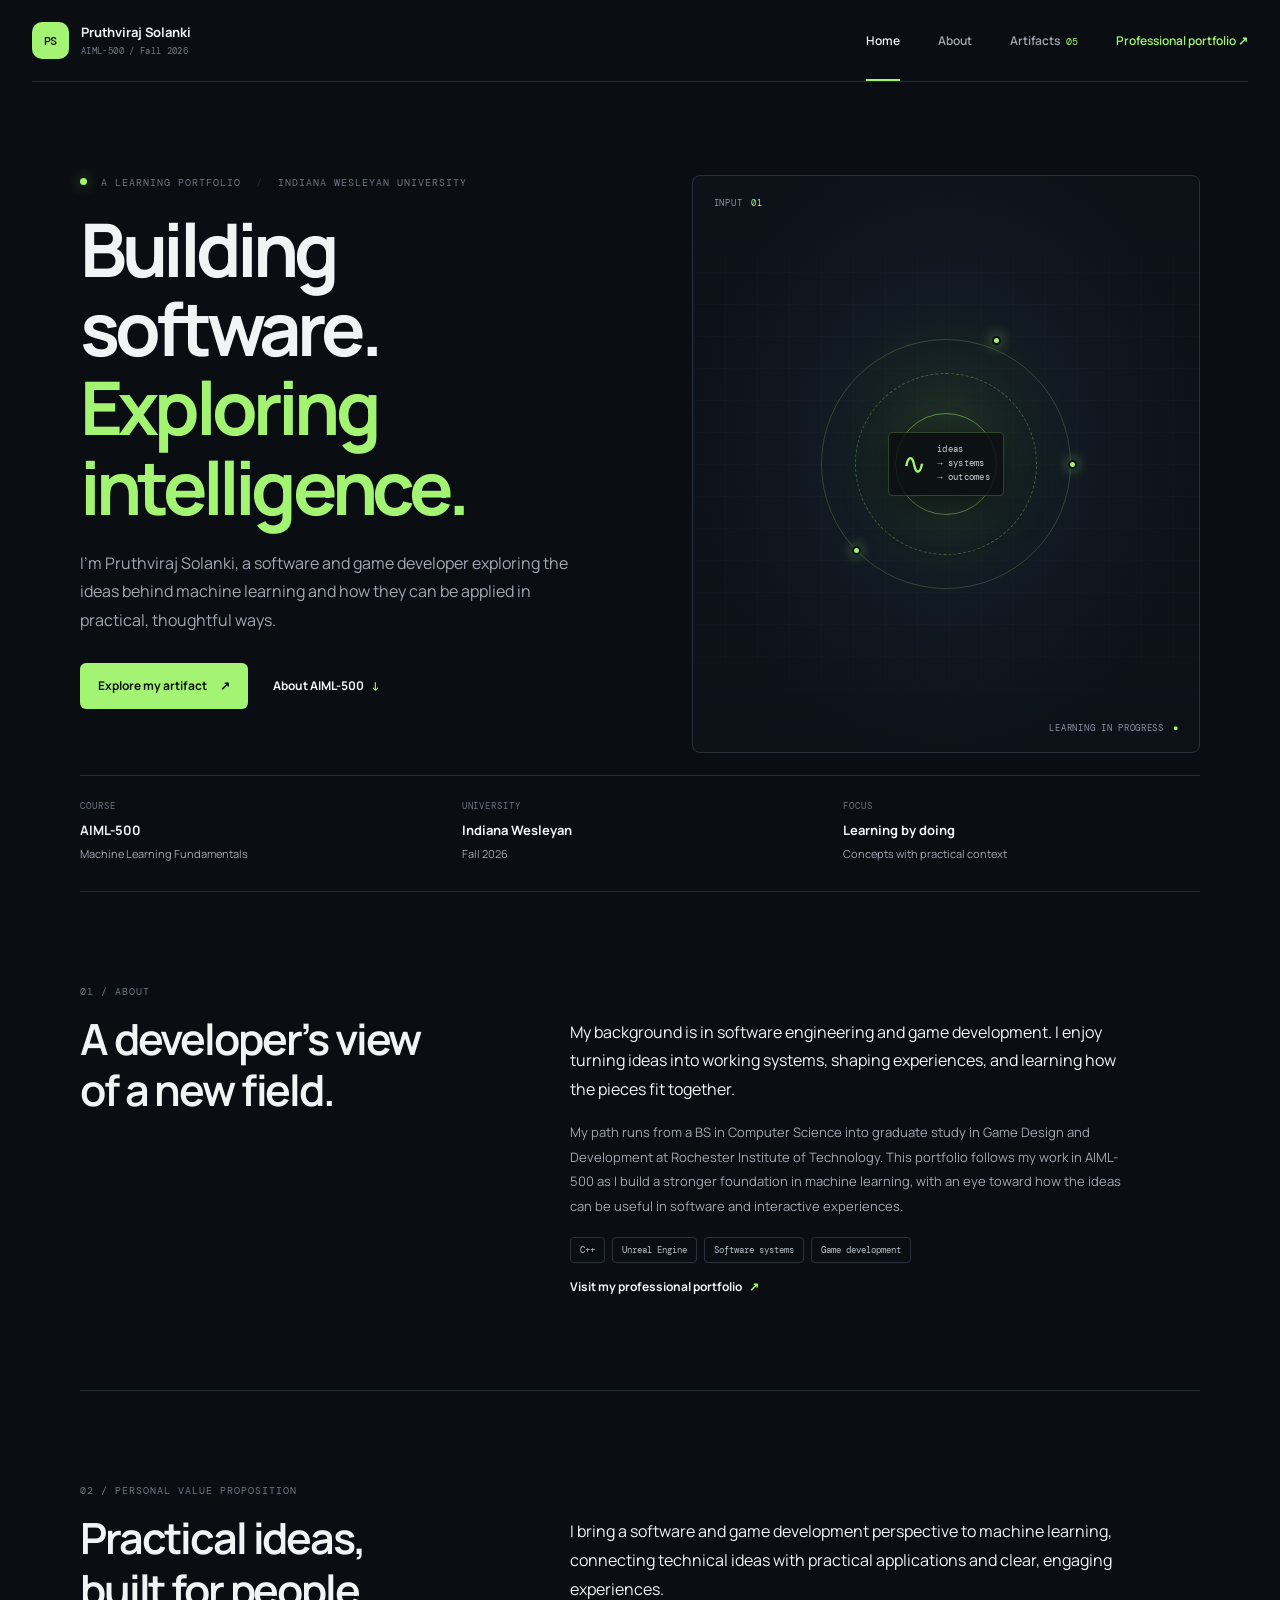
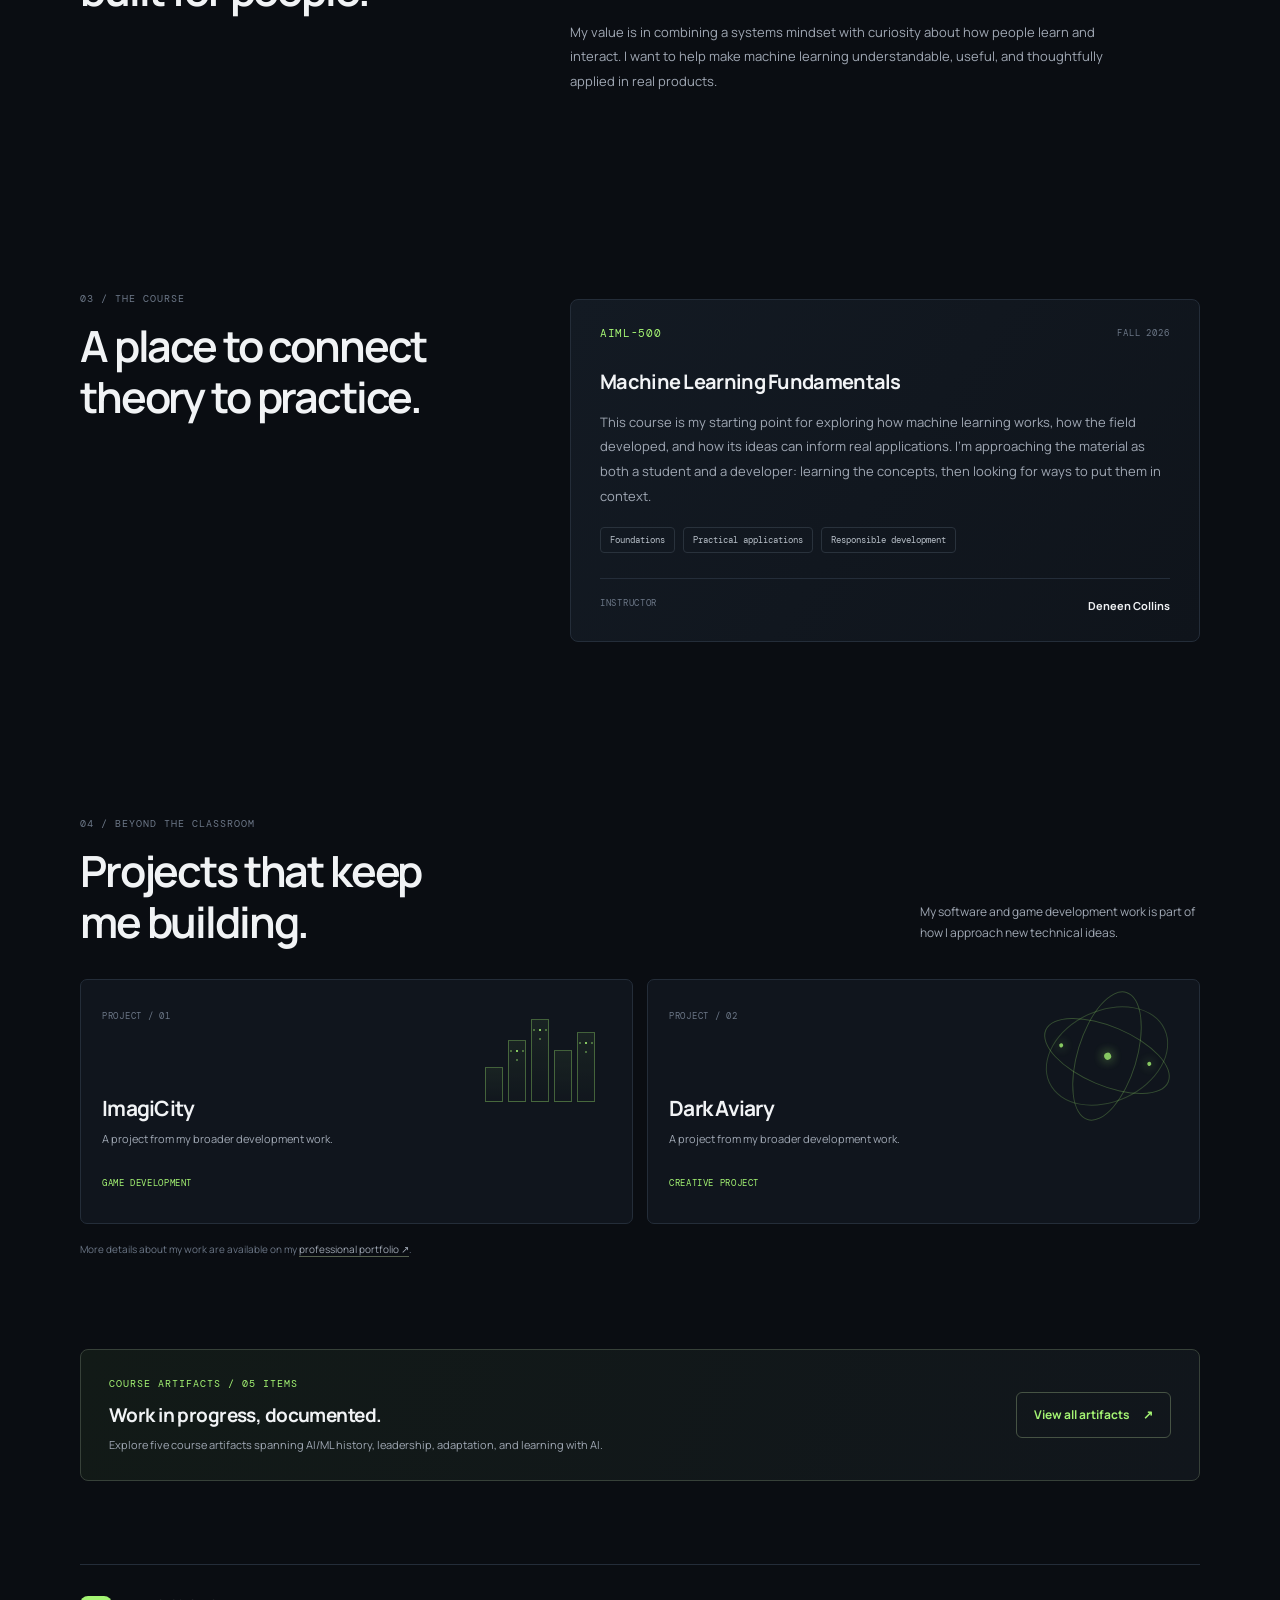
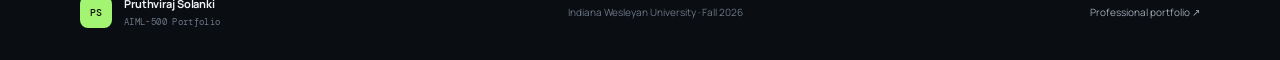
<file: index.html>
<!doctype html>
<html lang="en">
  <head>
    <meta charset="utf-8">
    <meta name="viewport" content="width=device-width, initial-scale=1">
    <meta name="theme-color" content="#0a0d12">
    <meta name="description" content="Pruthviraj Solanki's AIML-500 academic portfolio at Indiana Wesleyan University.">
    <title>Pruthviraj Solanki | AIML-500 Portfolio</title>
    <link rel="preconnect" href="https://fonts.googleapis.com">
    <link rel="preconnect" href="https://fonts.gstatic.com" crossorigin>
    <link href="https://fonts.googleapis.com/css2?family=DM+Mono:wght@400;500&family=Manrope:wght@400;500;600;700;800&display=swap" rel="stylesheet">
    <link rel="stylesheet" href="styles.css">
  </head>
  <body>
    <a class="skip-link" href="#main">Skip to content</a>
    <header class="site-header">
      <a class="brand" href="index.html" aria-label="Pruthviraj Solanki, home">
        <span class="brand-mark" aria-hidden="true">PS</span>
        <span>Pruthviraj Solanki<span class="brand-subtitle">AIML-500 / Fall 2026</span></span>
      </a>
      <nav class="site-nav" aria-label="Main navigation">
        <a class="active" aria-current="page" href="index.html">Home</a>
        <a href="index.html#about">About</a>
        <a href="artifacts.html">Artifacts <span class="nav-count">05</span></a>
        <a class="nav-contact" href="https://www.pruthvirajs.com/" target="_blank" rel="noopener noreferrer">Professional portfolio <span aria-hidden="true">↗</span></a>
      </nav>
    </header>

    <main id="main">
      <section class="hero page-shell" aria-labelledby="hero-title">
        <div class="hero-copy">
          <p class="eyebrow"><span class="status-dot"></span> A learning portfolio <span class="eyebrow-divider">/</span> Indiana Wesleyan University</p>
          <h1 id="hero-title">Building software.<br><span class="accent-text">Exploring intelligence.</span></h1>
          <p class="hero-lede">I’m Pruthviraj Solanki, a software and game developer exploring the ideas behind machine learning and how they can be applied in practical, thoughtful ways.</p>
          <div class="hero-actions">
            <a class="button button-primary" href="artifacts.html">Explore my artifact <span aria-hidden="true">↗</span></a>
            <a class="text-link" href="#course">About AIML-500 <span aria-hidden="true">↓</span></a>
          </div>
        </div>
        <div class="hero-visual" aria-hidden="true">
          <div class="visual-grid"></div>
          <div class="orbit orbit-one"></div>
          <div class="orbit orbit-two"></div>
          <div class="orbit orbit-three"></div>
          <span class="node node-one"></span><span class="node node-two"></span><span class="node node-three"></span>
          <div class="visual-label label-top">INPUT <span>01</span></div>
          <div class="visual-label label-bottom">LEARNING IN PROGRESS <span>●</span></div>
          <div class="signal-card"><span class="signal-mark">∿</span><span>ideas<br>→ systems<br>→ outcomes</span></div>
        </div>
        <div class="hero-meta" aria-label="Course details">
          <div><span class="meta-label">COURSE</span><strong>AIML-500</strong><span>Machine Learning Fundamentals</span></div>
          <div><span class="meta-label">UNIVERSITY</span><strong>Indiana Wesleyan</strong><span>Fall 2026</span></div>
          <div><span class="meta-label">FOCUS</span><strong>Learning by doing</strong><span>Concepts with practical context</span></div>
        </div>
      </section>

      <section class="section section-bordered page-shell" id="about" aria-labelledby="about-title">
        <div class="section-heading">
          <p class="eyebrow">01 / ABOUT</p>
          <h2 id="about-title">A developer’s view<br>of a new field.</h2>
        </div>
        <div class="section-body">
          <p class="body-lede">My background is in software engineering and game development. I enjoy turning ideas into working systems, shaping experiences, and learning how the pieces fit together.</p>
          <p>My path runs from a BS in Computer Science into graduate study in Game Design and Development at Rochester Institute of Technology. This portfolio follows my work in AIML-500 as I build a stronger foundation in machine learning, with an eye toward how the ideas can be useful in software and interactive experiences.</p>
          <div class="skill-strip" aria-label="Areas of experience"><span>C++</span><span>Unreal Engine</span><span>Software systems</span><span>Game development</span></div>
          <a class="inline-link" href="https://www.pruthvirajs.com/" target="_blank" rel="noopener noreferrer">Visit my professional portfolio <span aria-hidden="true">↗</span></a>
        </div>
      </section>

      <section class="section value-section page-shell" id="value-proposition" aria-labelledby="value-title">
        <div class="section-heading">
          <p class="eyebrow">02 / PERSONAL VALUE PROPOSITION</p>
          <h2 id="value-title">Practical ideas,<br>built for people.</h2>
        </div>
        <div class="section-body">
          <p class="body-lede">I bring a software and game development perspective to machine learning, connecting technical ideas with practical applications and clear, engaging experiences.</p>
          <p>My value is in combining a systems mindset with curiosity about how people learn and interact. I want to help make machine learning understandable, useful, and thoughtfully applied in real products.</p>
        </div>
      </section>

      <section class="section course-section page-shell" id="course" aria-labelledby="course-title">
        <div class="section-heading">
          <p class="eyebrow">03 / THE COURSE</p>
          <h2 id="course-title">A place to connect<br>theory to practice.</h2>
        </div>
        <div class="course-panel">
          <div class="course-panel-top"><span class="course-code">AIML-500</span><span class="course-term">FALL 2026</span></div>
          <h3>Machine Learning Fundamentals</h3>
          <p>This course is my starting point for exploring how machine learning works, how the field developed, and how its ideas can inform real applications. I’m approaching the material as both a student and a developer: learning the concepts, then looking for ways to put them in context.</p>
          <div class="course-tags"><span>Foundations</span><span>Practical applications</span><span>Responsible development</span></div>
          <div class="course-instructor"><span>INSTRUCTOR</span><strong>Deneen Collins</strong></div>
        </div>
      </section>

      <section class="section projects-section page-shell" aria-labelledby="projects-title">
        <div class="section-heading section-heading-row">
          <div><p class="eyebrow">04 / BEYOND THE CLASSROOM</p><h2 id="projects-title">Projects that keep<br>me building.</h2></div>
          <p class="section-aside">My software and game development work is part of how I approach new technical ideas.</p>
        </div>
        <div class="project-grid">
          <article class="project-card">
            <span class="project-index">PROJECT / 01</span>
            <div class="project-glyph glyph-city" aria-hidden="true"><i></i><i></i><i></i><i></i><i></i></div>
            <h3>ImagiCity</h3>
            <p>A project from my broader development work.</p>
            <span class="project-category">GAME DEVELOPMENT</span>
          </article>
          <article class="project-card">
            <span class="project-index">PROJECT / 02</span>
            <div class="project-glyph glyph-aviary" aria-hidden="true"><i></i><i></i><i></i></div>
            <h3>Dark Aviary</h3>
            <p>A project from my broader development work.</p>
            <span class="project-category">CREATIVE PROJECT</span>
          </article>
        </div>
        <p class="project-note">More details about my work are available on my <a href="https://www.pruthvirajs.com/" target="_blank" rel="noopener noreferrer">professional portfolio <span aria-hidden="true">↗</span></a>.</p>
      </section>

      <section class="next-artifact page-shell" aria-labelledby="artifact-preview-title">
        <div><p class="eyebrow">COURSE ARTIFACTS / 05 ITEMS</p><h2 id="artifact-preview-title">Work in progress, documented.</h2><p>Explore five course artifacts spanning AI/ML history, leadership, adaptation, and learning with AI.</p></div>
        <a class="button button-outline" href="artifacts.html">View all artifacts <span aria-hidden="true">↗</span></a>
      </section>
    </main>

    <footer class="site-footer page-shell">
      <a class="brand footer-brand" href="index.html"><span class="brand-mark" aria-hidden="true">PS</span><span>Pruthviraj Solanki<span class="brand-subtitle">AIML-500 Portfolio</span></span></a>
      <span class="footer-course">Indiana Wesleyan University <span aria-hidden="true">·</span> Fall 2026</span>
      <a class="footer-link" href="https://www.pruthvirajs.com/" target="_blank" rel="noopener noreferrer">Professional portfolio ↗</a>
    </footer>
  </body>
</html>
</file>
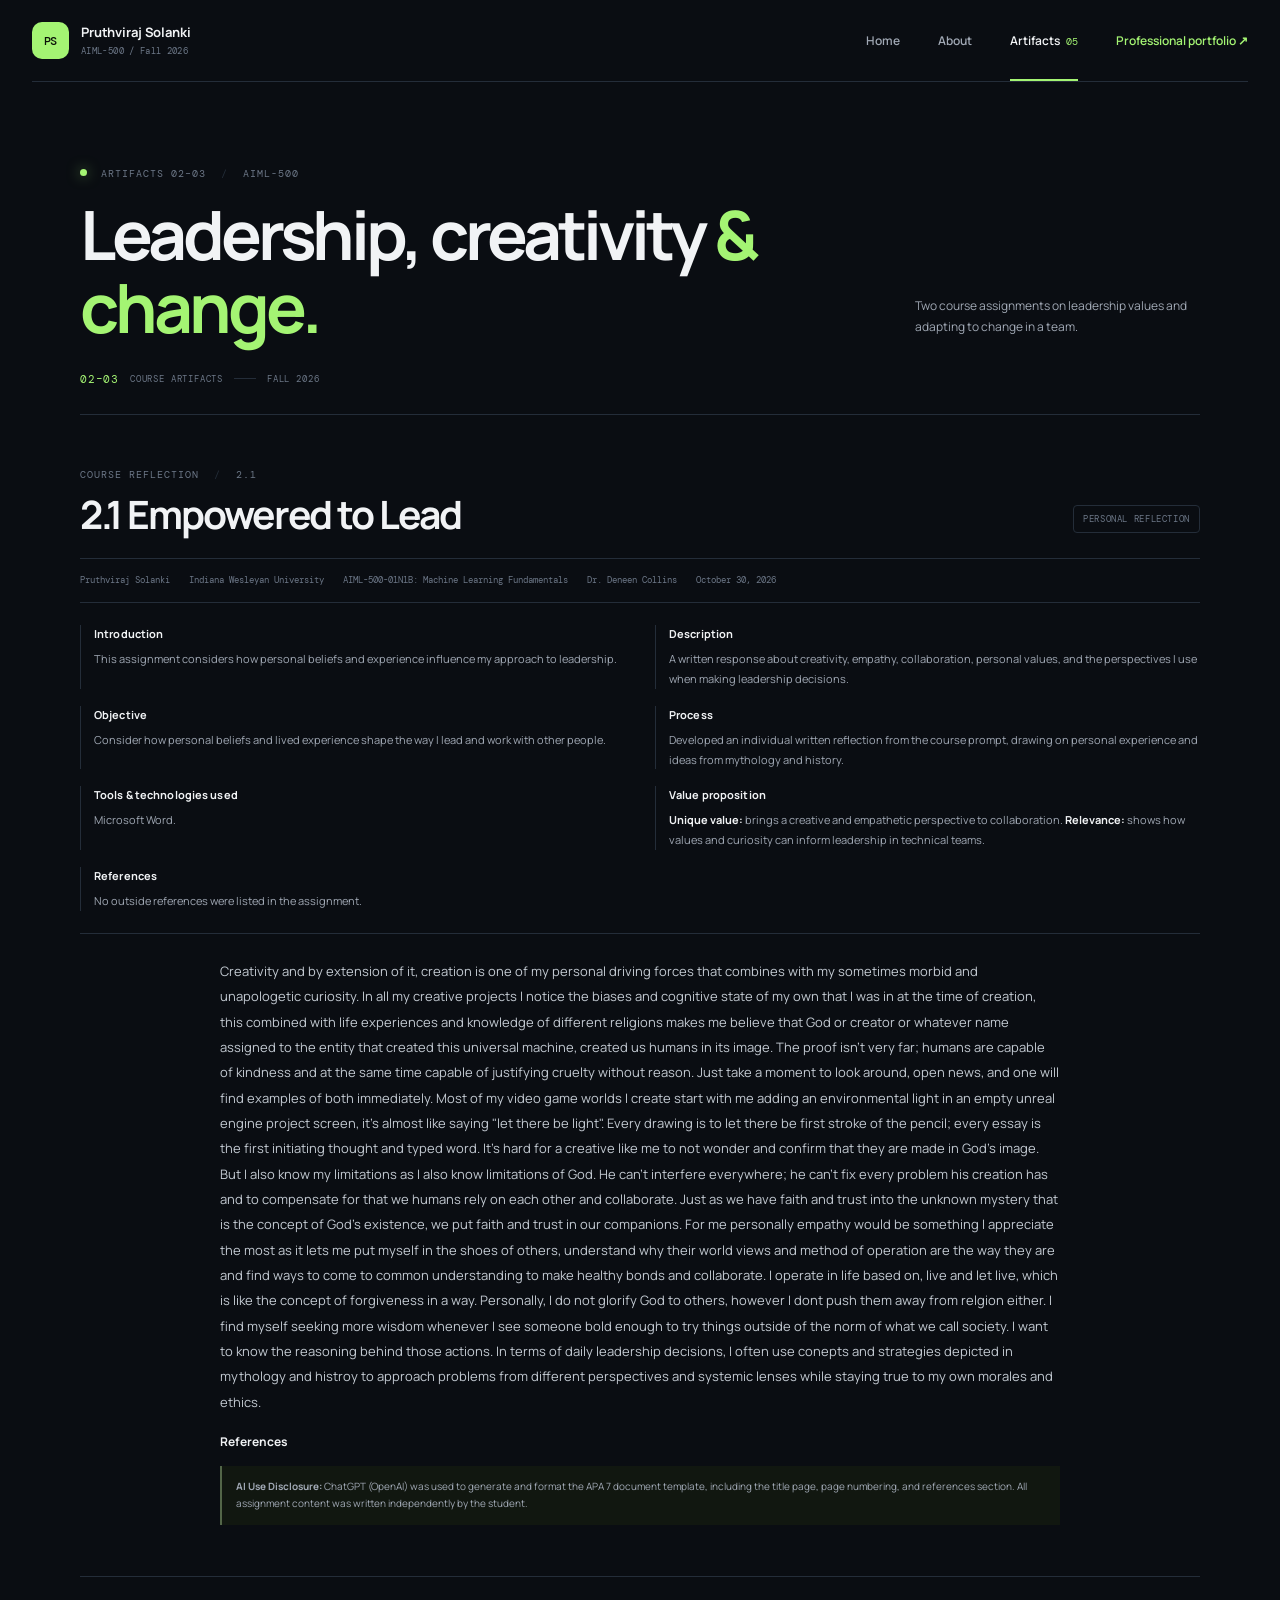
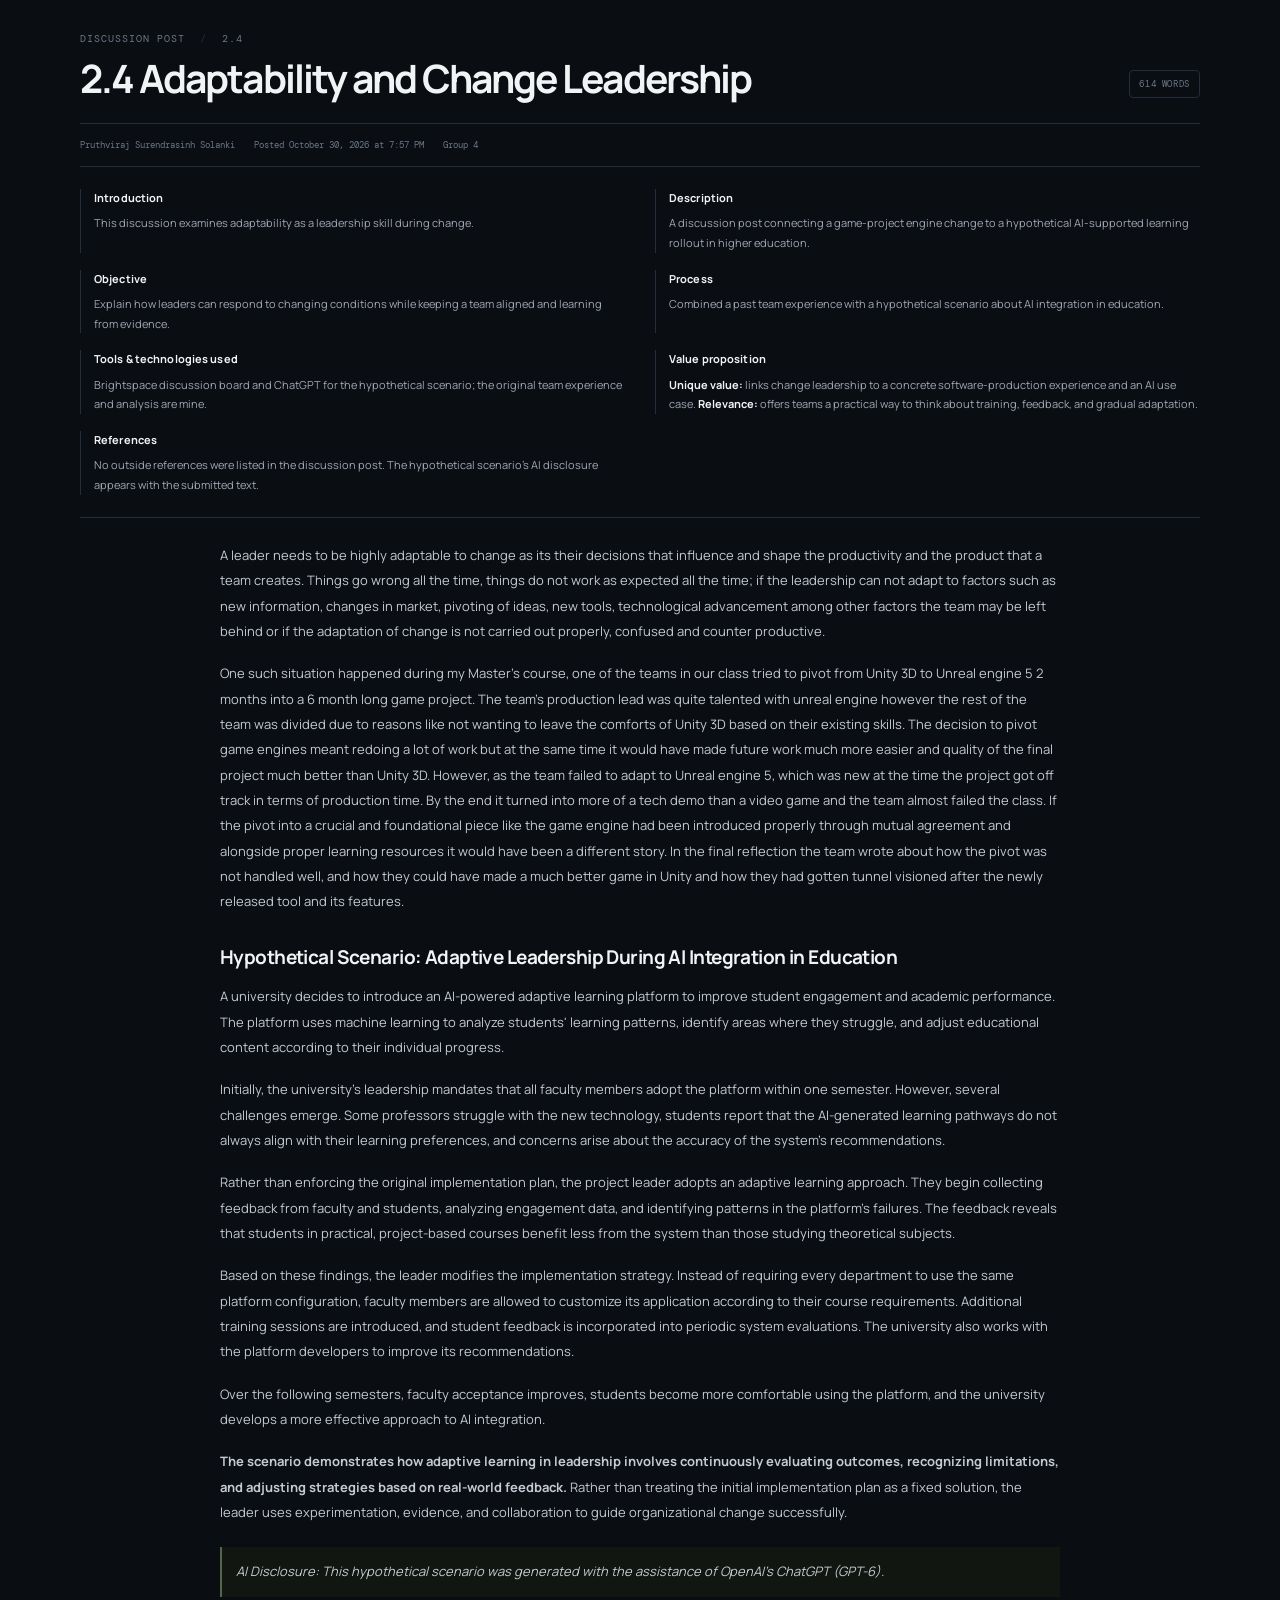
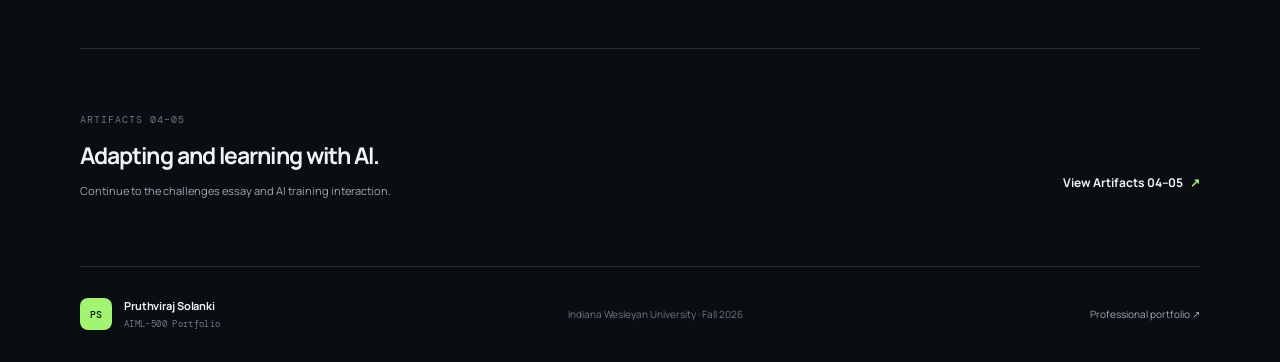
<file: artifact-02.html>
<!doctype html>
<html lang="en">
  <head>
    <meta charset="utf-8">
    <meta name="viewport" content="width=device-width, initial-scale=1">
    <meta name="theme-color" content="#0a0d12">
    <meta name="description" content="AIML-500 course artifacts on leadership, adaptability, and change by Pruthviraj Solanki.">
    <title>Leadership &amp; Change | Pruthviraj Solanki</title>
    <link rel="preconnect" href="https://fonts.googleapis.com">
    <link rel="preconnect" href="https://fonts.gstatic.com" crossorigin>
    <link href="https://fonts.googleapis.com/css2?family=DM+Mono:wght@400;500&amp;family=Manrope:wght@400;500;600;700;800&amp;display=swap" rel="stylesheet">
    <link rel="stylesheet" href="styles.css">
  </head>
  <body>
    <a class="skip-link" href="#main">Skip to content</a>
    <header class="site-header">
      <a class="brand" href="index.html" aria-label="Pruthviraj Solanki, home">
        <span class="brand-mark" aria-hidden="true">PS</span>
        <span>Pruthviraj Solanki<span class="brand-subtitle">AIML-500 / Fall 2026</span></span>
      </a>
      <nav class="site-nav" aria-label="Main navigation">
        <a href="index.html">Home</a>
        <a href="index.html#about">About</a>
        <a class="active" aria-current="page" href="artifacts.html">Artifacts <span class="nav-count">05</span></a>
        <a class="nav-contact" href="https://www.pruthvirajs.com/" target="_blank" rel="noopener noreferrer">Professional portfolio <span aria-hidden="true">↗</span></a>
      </nav>
    </header>

    <main id="main">
      <section class="artifact-hero page-shell">
        <p class="eyebrow"><span class="status-dot"></span> ARTIFACTS 02–03 <span class="eyebrow-divider">/</span> AIML-500</p>
        <div class="artifact-hero-row"><h1>Leadership, creativity<span class="accent-text"> &amp; change.</span></h1><p>Two course assignments on leadership values and adapting to change in a team.</p></div>
        <div class="artifact-count"><span>02–03</span> COURSE ARTIFACTS <i></i> FALL 2026</div>
      </section>

      <article class="assignment-block page-shell" aria-labelledby="empowered-title">
        <div class="assignment-heading">
          <div><p class="eyebrow">COURSE REFLECTION <span class="eyebrow-divider">/</span> 2.1</p><h2 id="empowered-title">2.1 Empowered to Lead</h2></div>
          <span class="artifact-type">PERSONAL REFLECTION</span>
        </div>
        <div class="assignment-meta"><span>Pruthviraj Solanki</span><span>Indiana Wesleyan University</span><span>AIML-500-01N1B: Machine Learning Fundamentals</span><span>Dr. Deneen Collins</span><span>October 30, 2026</span></div>
        <div class="artifact-info-grid">
          <section><h3>Introduction</h3><p>This assignment considers how personal beliefs and experience influence my approach to leadership.</p></section>
          <section><h3>Description</h3><p>A written response about creativity, empathy, collaboration, personal values, and the perspectives I use when making leadership decisions.</p></section>
          <section><h3>Objective</h3><p>Consider how personal beliefs and lived experience shape the way I lead and work with other people.</p></section>
          <section><h3>Process</h3><p>Developed an individual written reflection from the course prompt, drawing on personal experience and ideas from mythology and history.</p></section>
          <section><h3>Tools &amp; technologies used</h3><p>Microsoft Word.</p></section>
          <section><h3>Value proposition</h3><p><strong>Unique value:</strong> brings a creative and empathetic perspective to collaboration. <strong>Relevance:</strong> shows how values and curiosity can inform leadership in technical teams.</p></section>
          <section><h3>References</h3><p>No outside references were listed in the assignment.</p></section>
        </div>
        <div class="assignment-copy">
          <p>Creativity and by extension of it, creation is one of my personal driving forces that combines with my sometimes morbid and unapologetic curiosity. In all my creative projects I notice the biases and cognitive state of my own that I was in at the time of creation, this combined with life experiences and knowledge of different religions makes me believe that God or creator or whatever name assigned to the entity that created this universal machine, created us humans in its image. The proof isn't very far; humans are capable of kindness and at the same time capable of justifying cruelty without reason. Just take a moment to look around, open news, and one will find examples of both immediately. Most of my video game worlds I create start with me adding an environmental light in an empty unreal engine project screen, it's almost like saying "let there be light". Every drawing is to let there be first stroke of the pencil; every essay is the first initiating thought and typed word. It's hard for a creative like me to not wonder and confirm that they are made in God's image. But I also know my limitations as I also know limitations of God. He can't interfere everywhere; he can't fix every problem his creation has and to compensate for that we humans rely on each other and collaborate. Just as we have faith and trust into the unknown mystery that is the concept of God's existence, we put faith and trust in our companions. For me personally empathy would be something I appreciate the most as it lets me put myself in the shoes of others, understand why their world views and method of operation are the way they are and find ways to come to common understanding to make healthy bonds and collaborate. I operate in life based on, live and let live, which is like the concept of forgiveness in a way. Personally, I do not glorify God to others, however I dont push them away from relgion either. I find myself seeking more wisdom whenever I see someone bold enough to try things outside of the norm of what we call society. I want to know the reasoning behind those actions. In terms of daily leadership decisions, I often use conepts and strategies depicted in mythology and histroy to approach problems from different perspectives and systemic lenses while staying true to my own morales and ethics.</p>
        </div>
        <h3 class="references-heading">References</h3>
        <p class="disclosure"><strong>AI Use Disclosure:</strong> ChatGPT (OpenAI) was used to generate and format the APA 7 document template, including the title page, page numbering, and references section. All assignment content was written independently by the student.</p>
      </article>

      <article class="assignment-block discussion-block page-shell" aria-labelledby="adaptability-title">
        <div class="assignment-heading">
          <div><p class="eyebrow">DISCUSSION POST <span class="eyebrow-divider">/</span> 2.4</p><h2 id="adaptability-title">2.4 Adaptability and Change Leadership</h2></div>
          <span class="artifact-type">614 WORDS</span>
        </div>
        <div class="assignment-meta"><span>Pruthviraj Surendrasinh Solanki</span><span>Posted October 30, 2026 at 7:57 PM</span><span>Group 4</span></div>
        <div class="artifact-info-grid">
          <section><h3>Introduction</h3><p>This discussion examines adaptability as a leadership skill during change.</p></section>
          <section><h3>Description</h3><p>A discussion post connecting a game-project engine change to a hypothetical AI-supported learning rollout in higher education.</p></section>
          <section><h3>Objective</h3><p>Explain how leaders can respond to changing conditions while keeping a team aligned and learning from evidence.</p></section>
          <section><h3>Process</h3><p>Combined a past team experience with a hypothetical scenario about AI integration in education.</p></section>
          <section><h3>Tools &amp; technologies used</h3><p>Brightspace discussion board and ChatGPT for the hypothetical scenario; the original team experience and analysis are mine.</p></section>
          <section><h3>Value proposition</h3><p><strong>Unique value:</strong> links change leadership to a concrete software-production experience and an AI use case. <strong>Relevance:</strong> offers teams a practical way to think about training, feedback, and gradual adaptation.</p></section>
          <section><h3>References</h3><p>No outside references were listed in the discussion post. The hypothetical scenario’s AI disclosure appears with the submitted text.</p></section>
        </div>
        <div class="assignment-copy">
          <p>A leader needs to be highly adaptable to change as its their decisions that influence and shape the productivity and the product that a team creates. Things go wrong all the time, things do not work as expected all the time; if the leadership can not adapt to factors such as new information, changes in market, pivoting of ideas, new tools, technological advancement among other factors the team may be left behind or if the adaptation of change is not carried out properly, confused and counter productive.</p>
          <p>One such situation happened during my Master's course, one of the teams in our class tried to pivot from Unity 3D to Unreal engine 5 2 months into a 6 month long game project. The team's production lead was quite talented with unreal engine however the rest of the team was divided due to reasons like not wanting to leave the comforts of Unity 3D based on their existing skills. The decision to pivot game engines meant redoing a lot of work but at the same time it would have made future work much more easier and quality of the final project much better than Unity 3D. However, as the team failed to adapt to Unreal engine 5, which was new at the time the project got off track in terms of production time. By the end it turned into more of a tech demo than a video game and the team almost failed the class. If the pivot into a crucial and foundational piece like the game engine had been introduced properly through mutual agreement and alongside proper learning resources it would have been a different story. In the final reflection the team wrote about how the pivot was not handled well, and how they could have made a much better game in Unity and how they had gotten tunnel visioned after the newly released tool and its features.</p>

          <h3 class="scenario-title">Hypothetical Scenario: Adaptive Leadership During AI Integration in Education</h3>
          <p>A university decides to introduce an AI-powered adaptive learning platform to improve student engagement and academic performance. The platform uses machine learning to analyze students' learning patterns, identify areas where they struggle, and adjust educational content according to their individual progress.</p>
          <p>Initially, the university's leadership mandates that all faculty members adopt the platform within one semester. However, several challenges emerge. Some professors struggle with the new technology, students report that the AI-generated learning pathways do not always align with their learning preferences, and concerns arise about the accuracy of the system's recommendations.</p>
          <p>Rather than enforcing the original implementation plan, the project leader adopts an adaptive learning approach. They begin collecting feedback from faculty and students, analyzing engagement data, and identifying patterns in the platform's failures. The feedback reveals that students in practical, project-based courses benefit less from the system than those studying theoretical subjects.</p>
          <p>Based on these findings, the leader modifies the implementation strategy. Instead of requiring every department to use the same platform configuration, faculty members are allowed to customize its application according to their course requirements. Additional training sessions are introduced, and student feedback is incorporated into periodic system evaluations. The university also works with the platform developers to improve its recommendations.</p>
          <p>Over the following semesters, faculty acceptance improves, students become more comfortable using the platform, and the university develops a more effective approach to AI integration.</p>
          <p><strong>The scenario demonstrates how adaptive learning in leadership involves continuously evaluating outcomes, recognizing limitations, and adjusting strategies based on real-world feedback.</strong> Rather than treating the initial implementation plan as a fixed solution, the leader uses experimentation, evidence, and collaboration to guide organizational change successfully.</p>
          <p class="disclosure"><em>AI Disclosure: This hypothetical scenario was generated with the assistance of OpenAI's ChatGPT (GPT-6).</em></p>
        </div>
      </article>

      <section class="artifact-next page-shell">
        <div><p class="eyebrow">ARTIFACTS 04–05</p><h2>Adapting and learning with AI.</h2><p>Continue to the challenges essay and AI training interaction.</p></div>
        <a class="text-link" href="artifact-03.html">View Artifacts 04–05 <span aria-hidden="true">↗</span></a>
      </section>
    </main>

    <footer class="site-footer page-shell">
      <a class="brand footer-brand" href="index.html"><span class="brand-mark" aria-hidden="true">PS</span><span>Pruthviraj Solanki<span class="brand-subtitle">AIML-500 Portfolio</span></span></a>
      <span class="footer-course">Indiana Wesleyan University <span aria-hidden="true">·</span> Fall 2026</span>
      <a class="footer-link" href="https://www.pruthvirajs.com/" target="_blank" rel="noopener noreferrer">Professional portfolio ↗</a>
    </footer>
  </body>
</html>
</file>
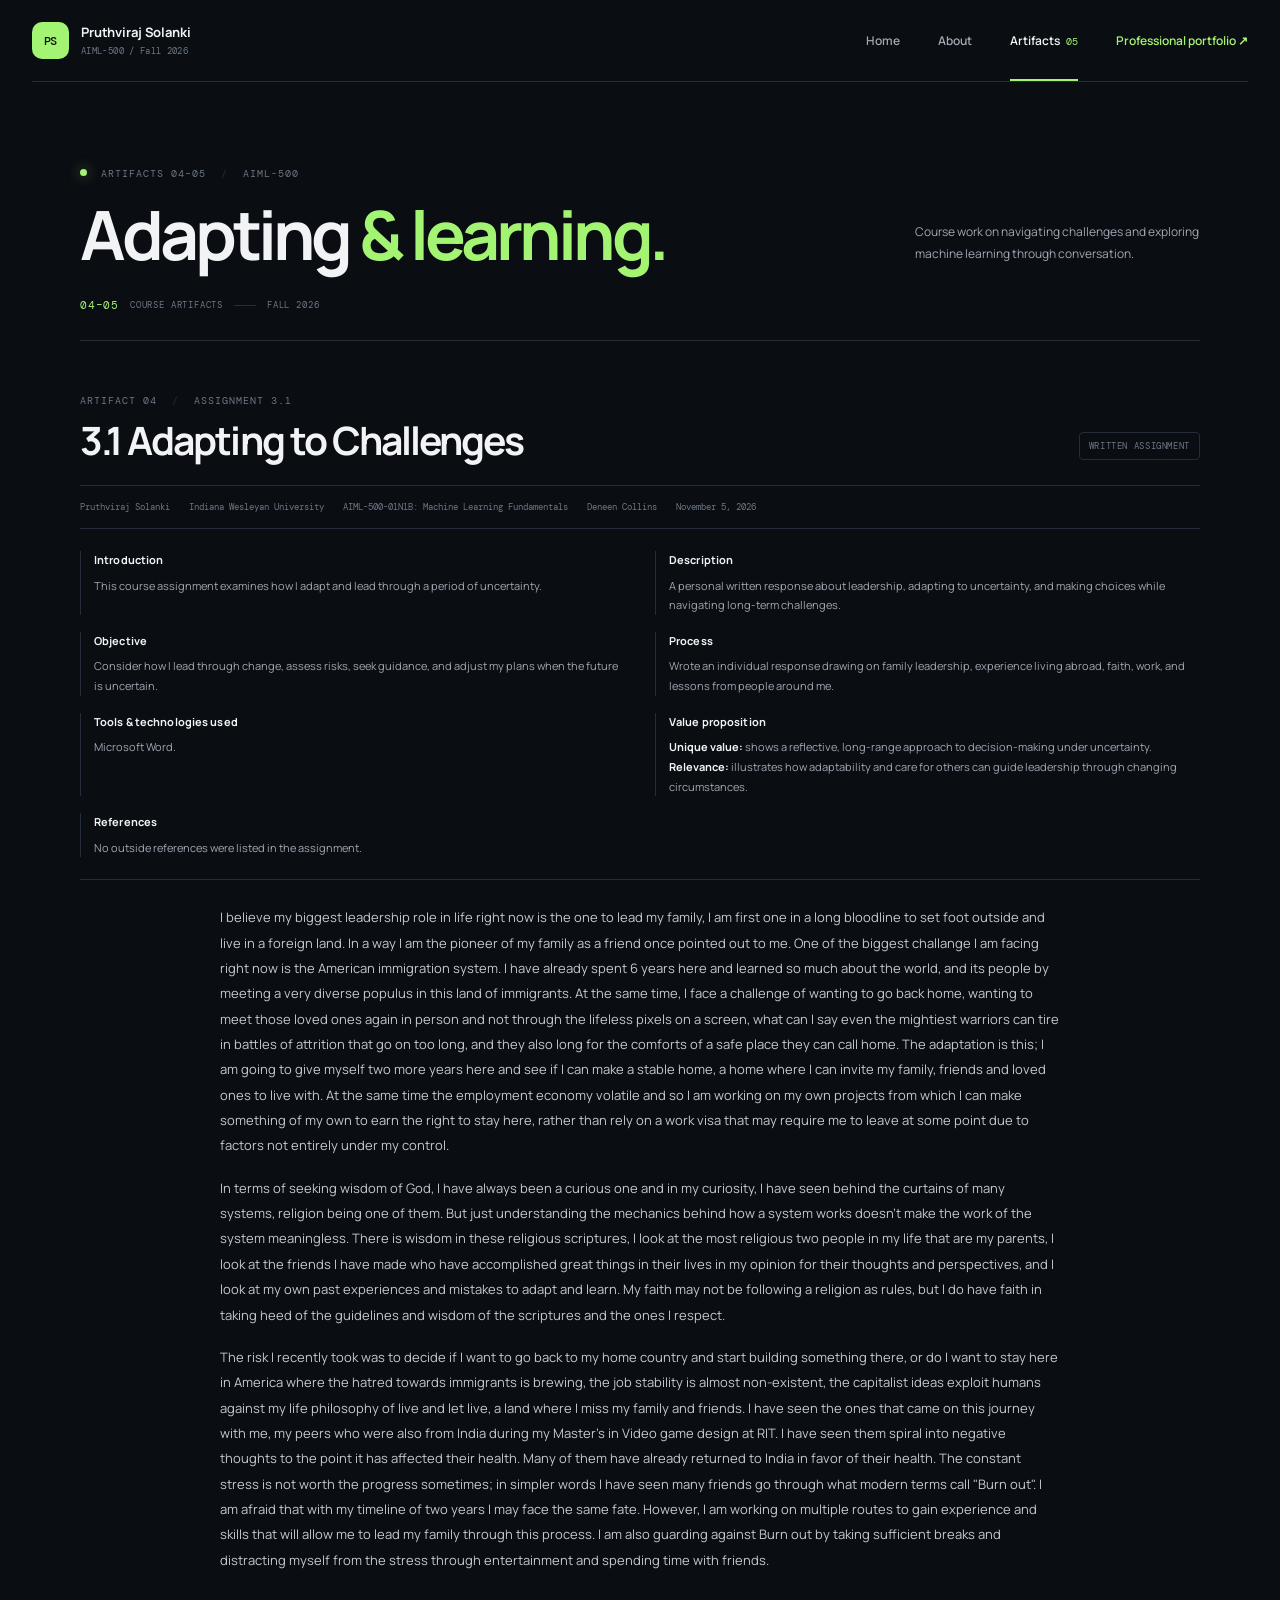
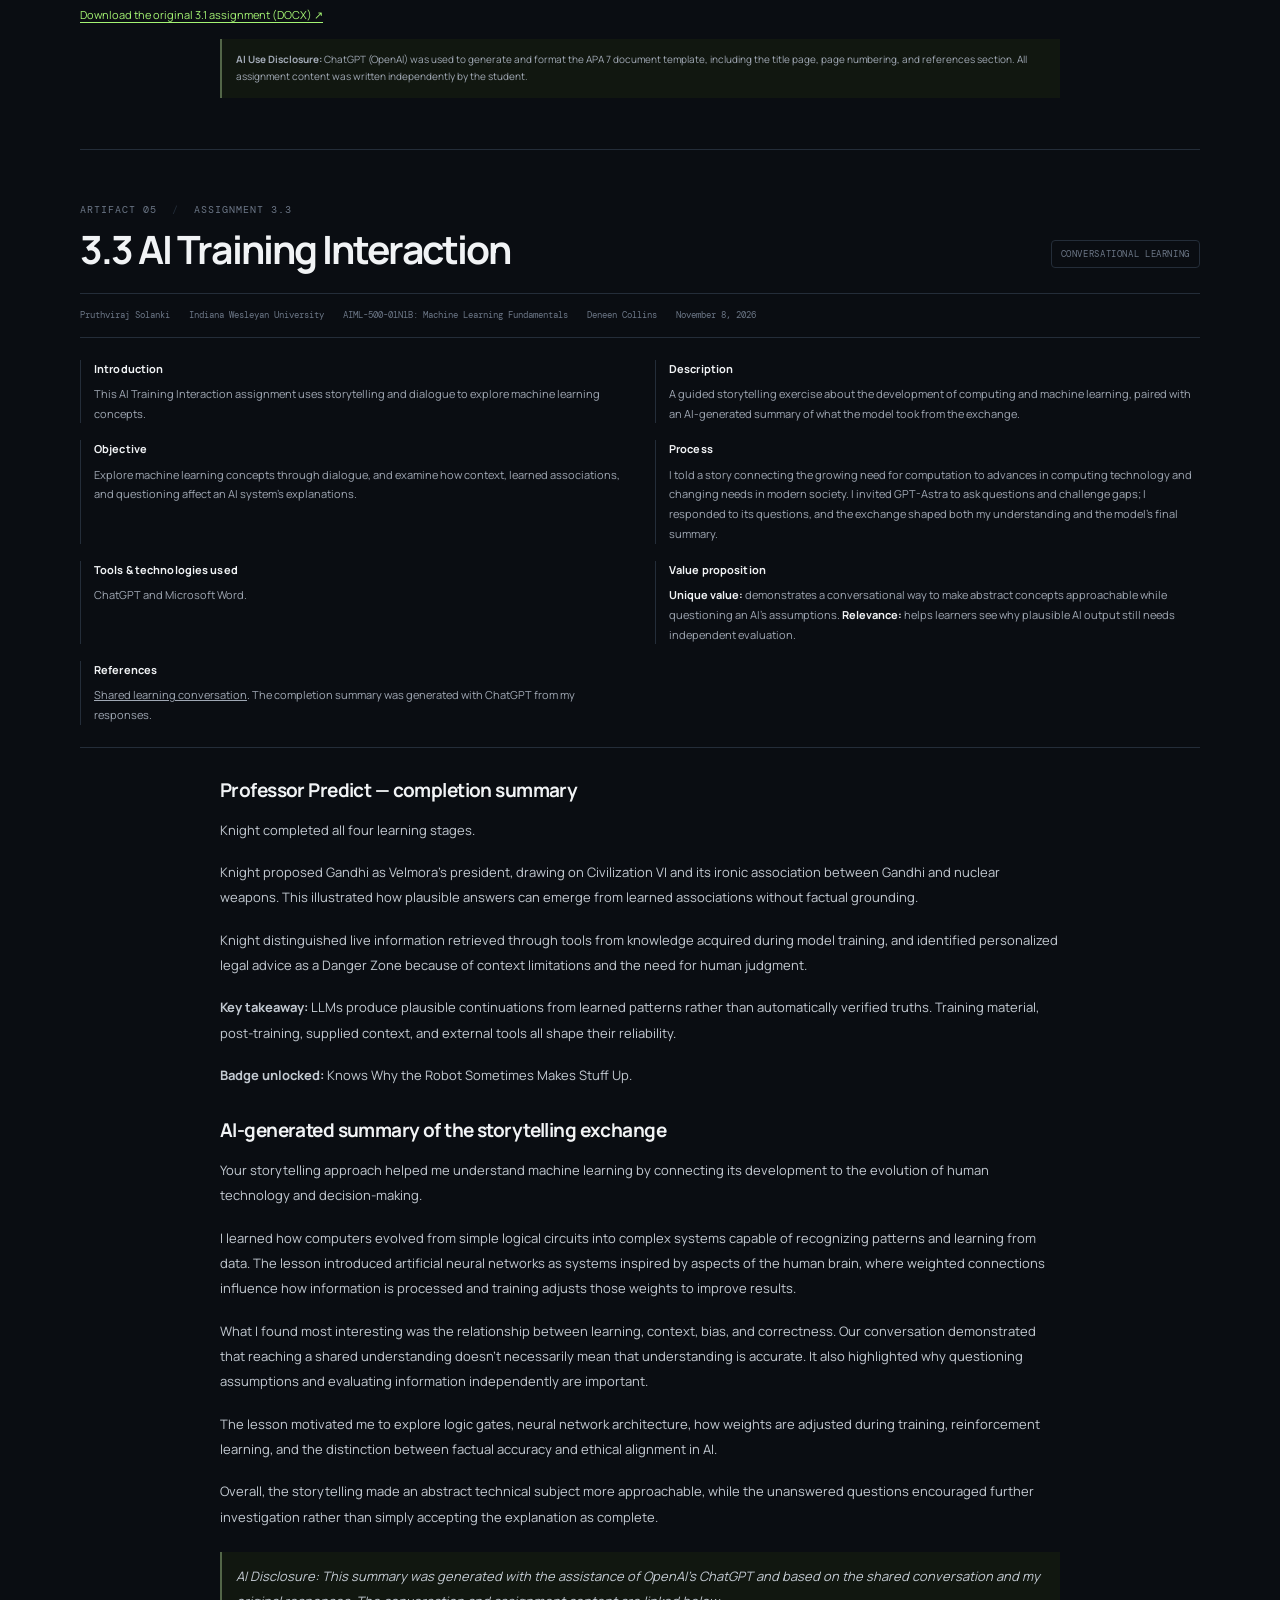
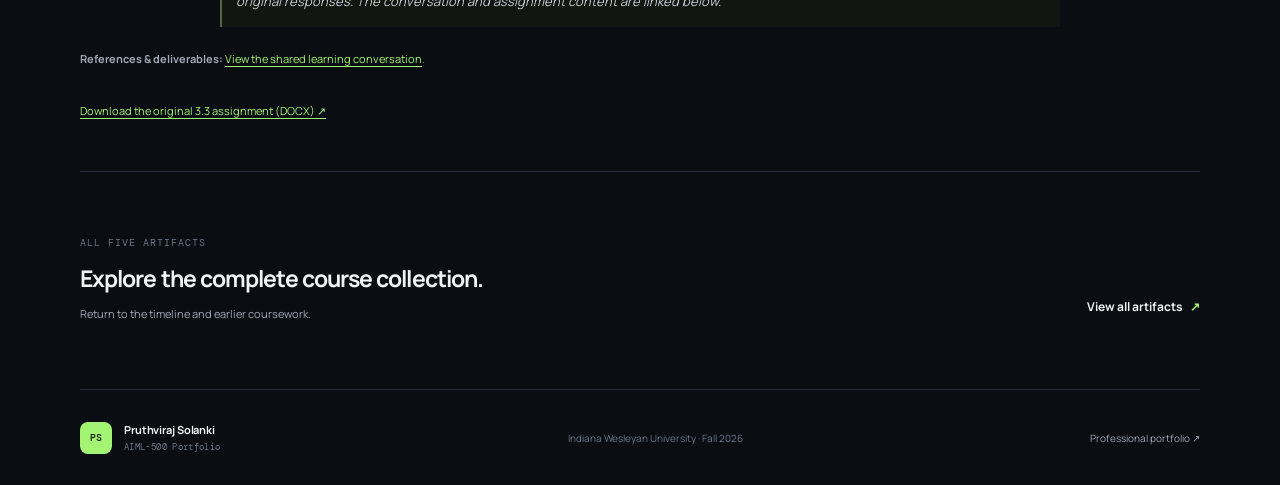
<file: artifact-03.html>
<!doctype html>
<html lang="en">
  <head>
    <meta charset="utf-8">
    <meta name="viewport" content="width=device-width, initial-scale=1">
    <meta name="theme-color" content="#0a0d12">
    <meta name="description" content="AIML-500 artifacts on adapting to challenges and learning about machine learning through storytelling.">
    <title>Adaptation &amp; AI Learning | Pruthviraj Solanki</title>
    <link rel="preconnect" href="https://fonts.googleapis.com">
    <link rel="preconnect" href="https://fonts.gstatic.com" crossorigin>
    <link href="https://fonts.googleapis.com/css2?family=DM+Mono:wght@400;500&amp;family=Manrope:wght@400;500;600;700;800&amp;display=swap" rel="stylesheet">
    <link rel="stylesheet" href="styles.css">
  </head>
  <body>
    <a class="skip-link" href="#main">Skip to content</a>
    <header class="site-header">
      <a class="brand" href="index.html" aria-label="Pruthviraj Solanki, home">
        <span class="brand-mark" aria-hidden="true">PS</span>
        <span>Pruthviraj Solanki<span class="brand-subtitle">AIML-500 / Fall 2026</span></span>
      </a>
      <nav class="site-nav" aria-label="Main navigation">
        <a href="index.html">Home</a>
        <a href="index.html#about">About</a>
        <a class="active" aria-current="page" href="artifacts.html">Artifacts <span class="nav-count">05</span></a>
        <a class="nav-contact" href="https://www.pruthvirajs.com/" target="_blank" rel="noopener noreferrer">Professional portfolio <span aria-hidden="true">↗</span></a>
      </nav>
    </header>

    <main id="main">
      <section class="artifact-hero page-shell">
        <p class="eyebrow"><span class="status-dot"></span> ARTIFACTS 04–05 <span class="eyebrow-divider">/</span> AIML-500</p>
        <div class="artifact-hero-row"><h1>Adapting<span class="accent-text"> &amp; learning.</span></h1><p>Course work on navigating challenges and exploring machine learning through conversation.</p></div>
        <div class="artifact-count"><span>04–05</span> COURSE ARTIFACTS <i></i> FALL 2026</div>
      </section>

      <article class="assignment-block page-shell" aria-labelledby="challenges-title">
        <div class="assignment-heading">
          <div><p class="eyebrow">ARTIFACT 04 <span class="eyebrow-divider">/</span> ASSIGNMENT 3.1</p><h2 id="challenges-title">3.1 Adapting to Challenges</h2></div>
          <span class="artifact-type">WRITTEN ASSIGNMENT</span>
        </div>
        <div class="assignment-meta"><span>Pruthviraj Solanki</span><span>Indiana Wesleyan University</span><span>AIML-500-01N1B: Machine Learning Fundamentals</span><span>Deneen Collins</span><span>November 5, 2026</span></div>
        <div class="artifact-info-grid">
          <section><h3>Introduction</h3><p>This course assignment examines how I adapt and lead through a period of uncertainty.</p></section>
          <section><h3>Description</h3><p>A personal written response about leadership, adapting to uncertainty, and making choices while navigating long-term challenges.</p></section>
          <section><h3>Objective</h3><p>Consider how I lead through change, assess risks, seek guidance, and adjust my plans when the future is uncertain.</p></section>
          <section><h3>Process</h3><p>Wrote an individual response drawing on family leadership, experience living abroad, faith, work, and lessons from people around me.</p></section>
          <section><h3>Tools &amp; technologies used</h3><p>Microsoft Word.</p></section>
          <section><h3>Value proposition</h3><p><strong>Unique value:</strong> shows a reflective, long-range approach to decision-making under uncertainty. <strong>Relevance:</strong> illustrates how adaptability and care for others can guide leadership through changing circumstances.</p></section>
          <section><h3>References</h3><p>No outside references were listed in the assignment.</p></section>
        </div>
        <div class="assignment-copy">
          <p>I believe my biggest leadership role in life right now is the one to lead my family, I am first one in a long bloodline to set foot outside and live in a foreign land. In a way I am the pioneer of my family as a friend once pointed out to me. One of the biggest challange I am facing right now is the American immigration system. I have already spent 6 years here and learned so much about the world, and its people by meeting a very diverse populus in this land of immigrants. At the same time, I face a challenge of wanting to go back home, wanting to meet those loved ones again in person and not through the lifeless pixels on a screen, what can I say even the mightiest warriors can tire in battles of attrition that go on too long, and they also long for the comforts of a safe place they can call home. The adaptation is this; I am going to give myself two more years here and see if I can make a stable home, a home where I can invite my family, friends and loved ones to live with. At the same time the employment economy volatile and so I am working on my own projects from which I can make something of my own to earn the right to stay here, rather than rely on a work visa that may require me to leave at some point due to factors not entirely under my control.</p>
          <p>In terms of seeking wisdom of God, I have always been a curious one and in my curiosity, I have seen behind the curtains of many systems, religion being one of them. But just understanding the mechanics behind how a system works doesn't make the work of the system meaningless. There is wisdom in these religious scriptures, I look at the most religious two people in my life that are my parents, I look at the friends I have made who have accomplished great things in their lives in my opinion for their thoughts and perspectives, and I look at my own past experiences and mistakes to adapt and learn. My faith may not be following a religion as rules, but I do have faith in taking heed of the guidelines and wisdom of the scriptures and the ones I respect.</p>
          <p>The risk I recently took was to decide if I want to go back to my home country and start building something there, or do I want to stay here in America where the hatred towards immigrants is brewing, the job stability is almost non-existent, the capitalist ideas exploit humans against my life philosophy of live and let live, a land where I miss my family and friends. I have seen the ones that came on this journey with me, my peers who were also from India during my Master's in Video game design at RIT. I have seen them spiral into negative thoughts to the point it has affected their health. Many of them have already returned to India in favor of their health. The constant stress is not worth the progress sometimes; in simpler words I have seen many friends go through what modern terms call "Burn out". I am afraid that with my timeline of two years I may face the same fate. However, I am working on multiple routes to gain experience and skills that will allow me to lead my family through this process. I am also guarding against Burn out by taking sufficient breaks and distracting myself from the stress through entertainment and spending time with friends.</p>
        </div>
        <p class="artifact-reference"><a class="download-link" href="artifacts/3-1-adapting-to-challenges.docx" download>Download the original 3.1 assignment (DOCX) ↗</a></p>
        <p class="disclosure"><strong>AI Use Disclosure:</strong> ChatGPT (OpenAI) was used to generate and format the APA 7 document template, including the title page, page numbering, and references section. All assignment content was written independently by the student.</p>
      </article>

      <article class="assignment-block page-shell" aria-labelledby="ai-training-title">
        <div class="assignment-heading">
          <div><p class="eyebrow">ARTIFACT 05 <span class="eyebrow-divider">/</span> ASSIGNMENT 3.3</p><h2 id="ai-training-title">3.3 AI Training Interaction</h2></div>
          <span class="artifact-type">CONVERSATIONAL LEARNING</span>
        </div>
        <div class="assignment-meta"><span>Pruthviraj Solanki</span><span>Indiana Wesleyan University</span><span>AIML-500-01N1B: Machine Learning Fundamentals</span><span>Deneen Collins</span><span>November 8, 2026</span></div>
        <div class="artifact-info-grid">
          <section><h3>Introduction</h3><p>This AI Training Interaction assignment uses storytelling and dialogue to explore machine learning concepts.</p></section>
          <section><h3>Description</h3><p>A guided storytelling exercise about the development of computing and machine learning, paired with an AI-generated summary of what the model took from the exchange.</p></section>
          <section><h3>Objective</h3><p>Explore machine learning concepts through dialogue, and examine how context, learned associations, and questioning affect an AI system’s explanations.</p></section>
          <section><h3>Process</h3><p>I told a story connecting the growing need for computation to advances in computing technology and changing needs in modern society. I invited GPT-Astra to ask questions and challenge gaps; I responded to its questions, and the exchange shaped both my understanding and the model’s final summary.</p></section>
          <section><h3>Tools &amp; technologies used</h3><p>ChatGPT and Microsoft Word.</p></section>
          <section><h3>Value proposition</h3><p><strong>Unique value:</strong> demonstrates a conversational way to make abstract concepts approachable while questioning an AI’s assumptions. <strong>Relevance:</strong> helps learners see why plausible AI output still needs independent evaluation.</p></section>
          <section><h3>References</h3><p><a href="https://chatgpt.com/share/6af11be9-7a3c-83ea-90b7-9924f0dec2a6" target="_blank" rel="noopener noreferrer">Shared learning conversation</a>. The completion summary was generated with ChatGPT from my responses.</p></section>
        </div>
        <div class="assignment-copy">
          <h3 class="scenario-title">Professor Predict — completion summary</h3>
          <p>Knight completed all four learning stages.</p>
          <p>Knight proposed Gandhi as Velmora's president, drawing on Civilization VI and its ironic association between Gandhi and nuclear weapons. This illustrated how plausible answers can emerge from learned associations without factual grounding.</p>
          <p>Knight distinguished live information retrieved through tools from knowledge acquired during model training, and identified personalized legal advice as a Danger Zone because of context limitations and the need for human judgment.</p>
          <p><strong>Key takeaway:</strong> LLMs produce plausible continuations from learned patterns rather than automatically verified truths. Training material, post-training, supplied context, and external tools all shape their reliability.</p>
          <p><strong>Badge unlocked:</strong> Knows Why the Robot Sometimes Makes Stuff Up.</p>
          <h3 class="scenario-title">AI-generated summary of the storytelling exchange</h3>
          <p>Your storytelling approach helped me understand machine learning by connecting its development to the evolution of human technology and decision-making.</p>
          <p>I learned how computers evolved from simple logical circuits into complex systems capable of recognizing patterns and learning from data. The lesson introduced artificial neural networks as systems inspired by aspects of the human brain, where weighted connections influence how information is processed and training adjusts those weights to improve results.</p>
          <p>What I found most interesting was the relationship between learning, context, bias, and correctness. Our conversation demonstrated that reaching a shared understanding doesn't necessarily mean that understanding is accurate. It also highlighted why questioning assumptions and evaluating information independently are important.</p>
          <p>The lesson motivated me to explore logic gates, neural network architecture, how weights are adjusted during training, reinforcement learning, and the distinction between factual accuracy and ethical alignment in AI.</p>
          <p>Overall, the storytelling made an abstract technical subject more approachable, while the unanswered questions encouraged further investigation rather than simply accepting the explanation as complete.</p>
          <p class="disclosure"><em>AI Disclosure: This summary was generated with the assistance of OpenAI's ChatGPT and based on the shared conversation and my original responses. The conversation and assignment content are linked below.</em></p>
        </div>
        <p class="artifact-reference"><strong>References &amp; deliverables:</strong> <a href="https://chatgpt.com/share/6af11be9-7a3c-83ea-90b7-9924f0dec2a6" target="_blank" rel="noopener noreferrer">View the shared learning conversation</a>.</p>
        <p class="artifact-reference"><a class="download-link" href="artifacts/3-3-ai-training-interaction.docx" download>Download the original 3.3 assignment (DOCX) ↗</a></p>
      </article>

      <section class="artifact-next page-shell">
        <div><p class="eyebrow">ALL FIVE ARTIFACTS</p><h2>Explore the complete course collection.</h2><p>Return to the timeline and earlier coursework.</p></div>
        <a class="text-link" href="artifacts.html">View all artifacts <span aria-hidden="true">↗</span></a>
      </section>
    </main>

    <footer class="site-footer page-shell">
      <a class="brand footer-brand" href="index.html"><span class="brand-mark" aria-hidden="true">PS</span><span>Pruthviraj Solanki<span class="brand-subtitle">AIML-500 Portfolio</span></span></a>
      <span class="footer-course">Indiana Wesleyan University <span aria-hidden="true">·</span> Fall 2026</span>
      <a class="footer-link" href="https://www.pruthvirajs.com/" target="_blank" rel="noopener noreferrer">Professional portfolio ↗</a>
    </footer>
  </body>
</html>
</file>
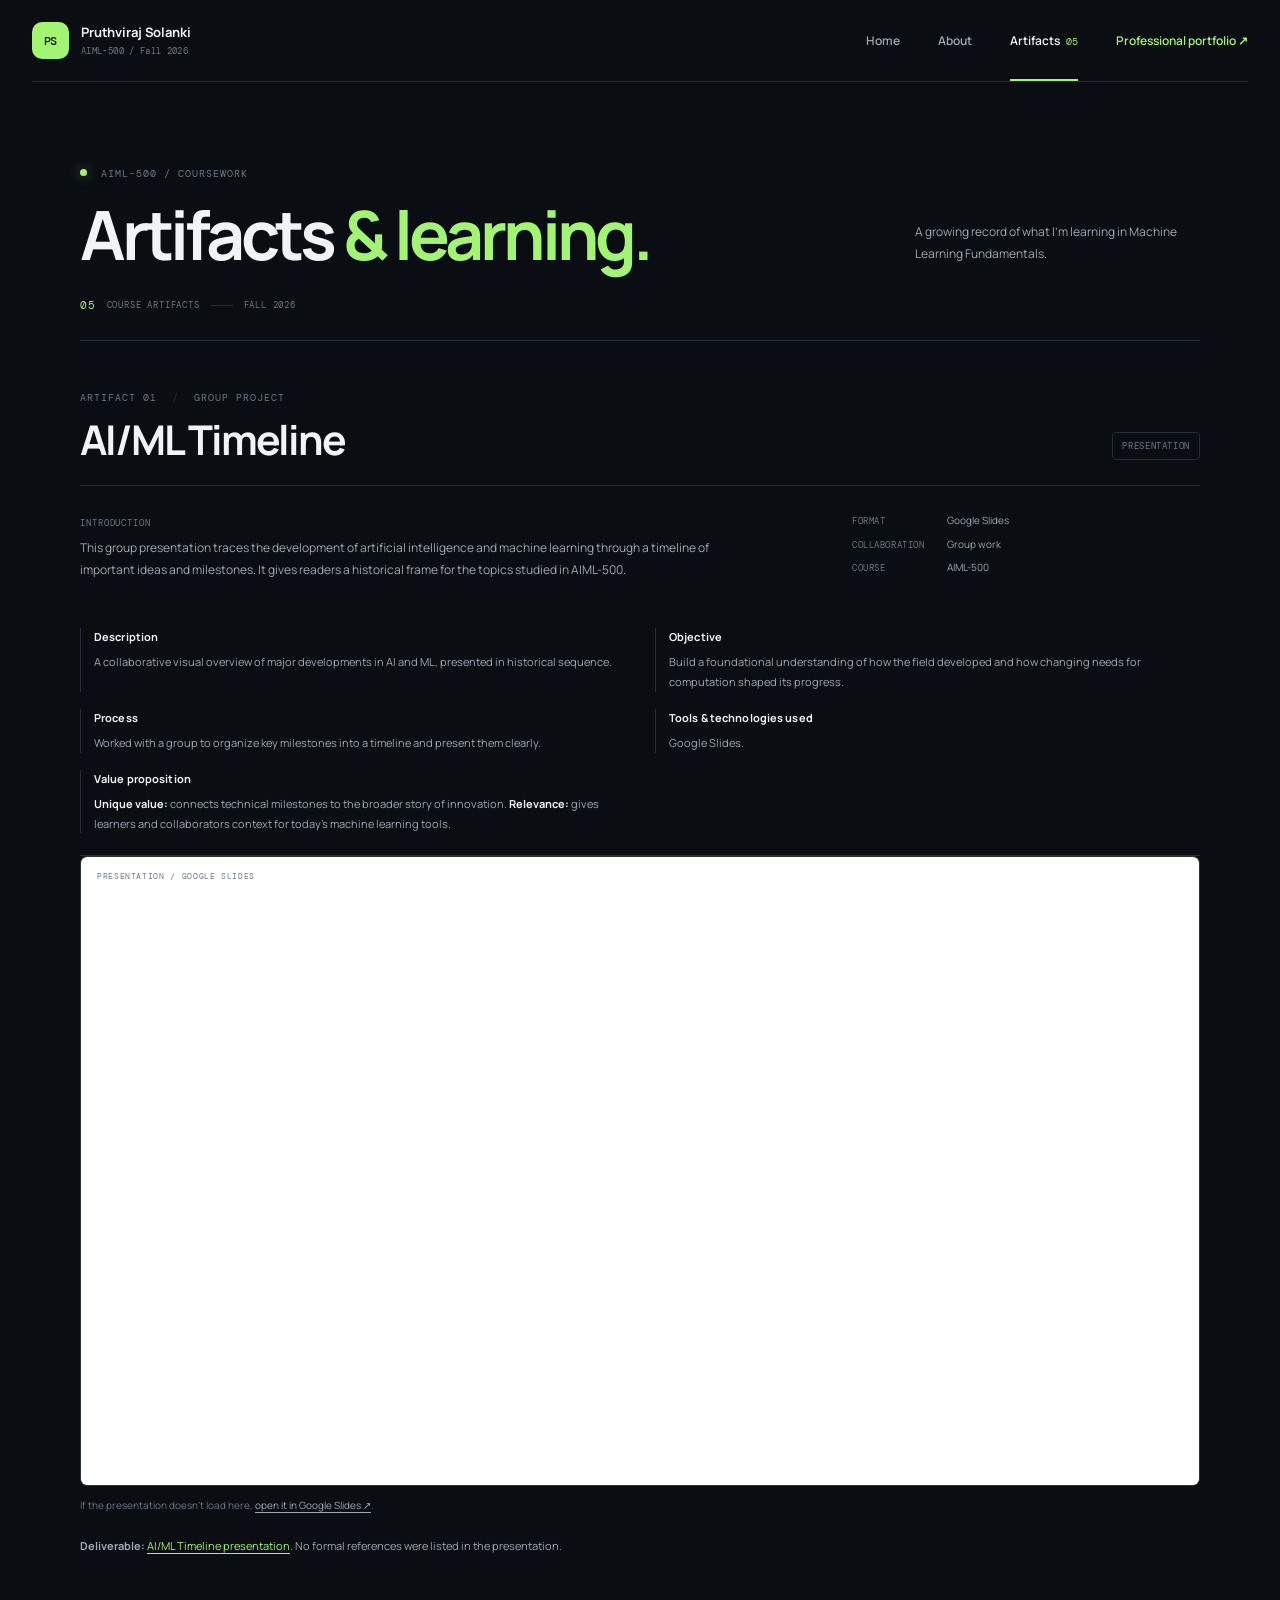
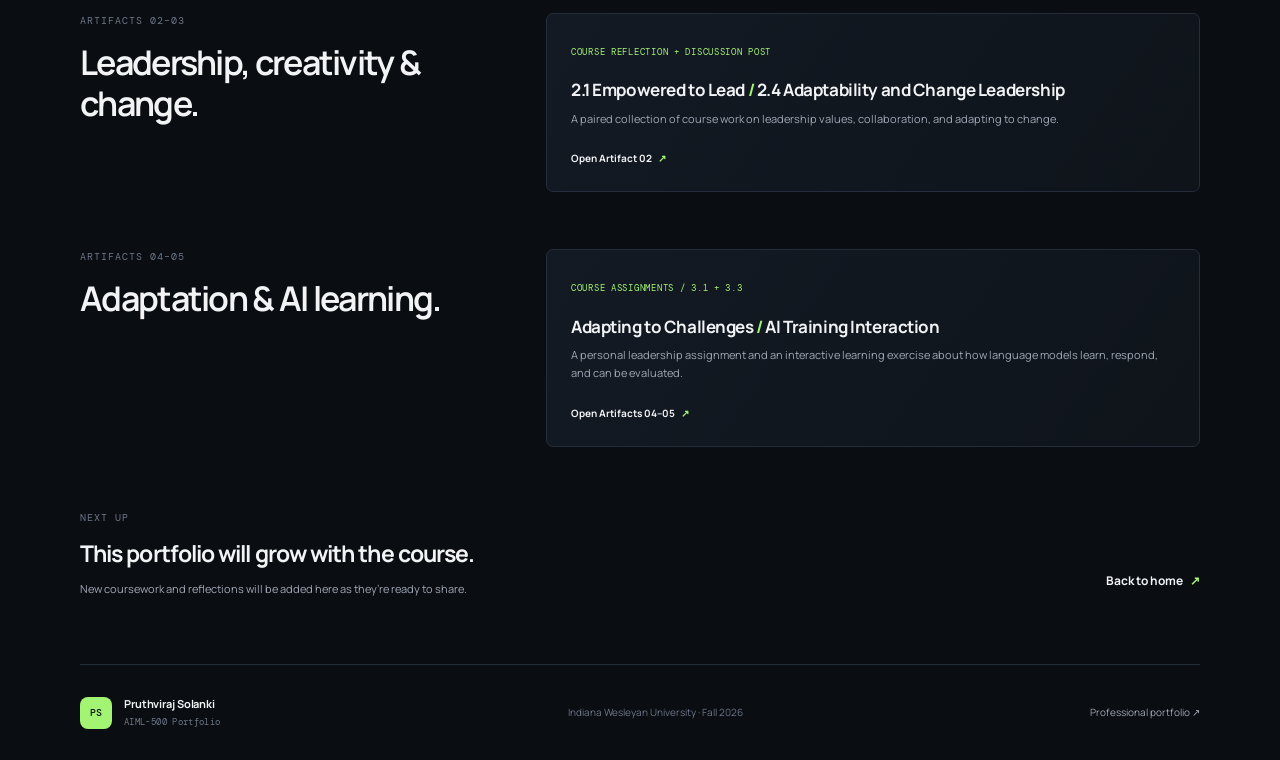
<file: artifacts.html>
<!doctype html>
<html lang="en">
  <head>
    <meta charset="utf-8">
    <meta name="viewport" content="width=device-width, initial-scale=1">
    <meta name="theme-color" content="#0a0d12">
    <meta name="description" content="Course artifacts and reflections from Pruthviraj Solanki's AIML-500 portfolio.">
    <title>Artifacts | Pruthviraj Solanki</title>
    <link rel="preconnect" href="https://fonts.googleapis.com">
    <link rel="preconnect" href="https://fonts.gstatic.com" crossorigin>
    <link href="https://fonts.googleapis.com/css2?family=DM+Mono:wght@400;500&family=Manrope:wght@400;500;600;700;800&display=swap" rel="stylesheet">
    <link rel="stylesheet" href="styles.css">
  </head>
  <body>
    <a class="skip-link" href="#main">Skip to content</a>
    <header class="site-header">
      <a class="brand" href="index.html" aria-label="Pruthviraj Solanki, home">
        <span class="brand-mark" aria-hidden="true">PS</span>
        <span>Pruthviraj Solanki<span class="brand-subtitle">AIML-500 / Fall 2026</span></span>
      </a>
      <nav class="site-nav" aria-label="Main navigation">
        <a href="index.html">Home</a>
        <a href="index.html#about">About</a>
        <a class="active" aria-current="page" href="artifacts.html">Artifacts <span class="nav-count">05</span></a>
        <a class="nav-contact" href="https://www.pruthvirajs.com/" target="_blank" rel="noopener noreferrer">Professional portfolio <span aria-hidden="true">↗</span></a>
      </nav>
    </header>

    <main id="main">
      <section class="artifact-hero page-shell">
        <p class="eyebrow"><span class="status-dot"></span> AIML-500 / COURSEWORK</p>
        <div class="artifact-hero-row"><h1>Artifacts<span class="accent-text"> & learning.</span></h1><p>A growing record of what I’m learning in Machine Learning Fundamentals.</p></div>
        <div class="artifact-count"><span>05</span> COURSE ARTIFACTS <i></i> FALL 2026</div>
      </section>

      <article class="artifact-detail page-shell" aria-labelledby="timeline-title">
        <div class="artifact-heading">
          <div><p class="eyebrow">ARTIFACT 01 <span class="eyebrow-divider">/</span> GROUP PROJECT</p><h2 id="timeline-title">AI/ML Timeline</h2></div>
          <span class="artifact-type">PRESENTATION</span>
        </div>
        <div class="artifact-intro">
          <div><span class="detail-label">INTRODUCTION</span><p>This group presentation traces the development of artificial intelligence and machine learning through a timeline of important ideas and milestones. It gives readers a historical frame for the topics studied in AIML-500.</p></div>
          <div class="artifact-facts"><span><b>FORMAT</b> Google Slides</span><span><b>COLLABORATION</b> Group work</span><span><b>COURSE</b> AIML-500</span></div>
        </div>
        <div class="artifact-info-grid">
          <section><h3>Description</h3><p>A collaborative visual overview of major developments in AI and ML, presented in historical sequence.</p></section>
          <section><h3>Objective</h3><p>Build a foundational understanding of how the field developed and how changing needs for computation shaped its progress.</p></section>
          <section><h3>Process</h3><p>Worked with a group to organize key milestones into a timeline and present them clearly.</p></section>
          <section><h3>Tools &amp; technologies used</h3><p>Google Slides.</p></section>
          <section><h3>Value proposition</h3><p><strong>Unique value:</strong> connects technical milestones to the broader story of innovation. <strong>Relevance:</strong> gives learners and collaborators context for today’s machine learning tools.</p></section>
        </div>
        <div class="slides-frame">
          <iframe title="AI/ML Timeline presentation" src="https://docs.google.com/presentation/d/1wYNza1PwaRyv2cfPgFQ00qrXao5dTQKFur5nPwhy37E/embed?start=false&amp;loop=false&amp;delayms=3000" allowfullscreen loading="lazy"></iframe>
        </div>
        <p class="embed-help">If the presentation doesn’t load here, <a href="https://docs.google.com/presentation/d/1wYNza1PwaRyv2cfPgFQ00qrXao5dTQKFur5nPwhy37E/edit?usp=sharing" target="_blank" rel="noopener noreferrer">open it in Google Slides <span aria-hidden="true">↗</span></a>.</p>
        <p class="artifact-reference"><strong>Deliverable:</strong> <a href="https://docs.google.com/presentation/d/1wYNza1PwaRyv2cfPgFQ00qrXao5dTQKFur5nPwhy37E/edit?usp=sharing" target="_blank" rel="noopener noreferrer">AI/ML Timeline presentation</a>. No formal references were listed in the presentation.</p>
      </article>

      <section class="more-artifacts page-shell" aria-labelledby="more-artifacts-title">
        <div class="section-heading"><p class="eyebrow">ARTIFACTS 02–03</p><h2 id="more-artifacts-title">Leadership, creativity &amp; change.</h2></div>
        <a class="artifact-card" href="artifact-02.html">
          <span class="project-index">COURSE REFLECTION + DISCUSSION POST</span>
          <h3>2.1 Empowered to Lead <span aria-hidden="true">/</span> 2.4 Adaptability and Change Leadership</h3>
          <p>A paired collection of course work on leadership values, collaboration, and adapting to change.</p>
          <span class="artifact-card-link">Open Artifact 02 <span aria-hidden="true">↗</span></span>
        </a>
      </section>

      <section class="more-artifacts page-shell" aria-labelledby="learning-artifact-title">
        <div class="section-heading"><p class="eyebrow">ARTIFACTS 04–05</p><h2 id="learning-artifact-title">Adaptation &amp; AI learning.</h2></div>
        <a class="artifact-card" href="artifact-03.html">
          <span class="project-index">COURSE ASSIGNMENTS / 3.1 + 3.3</span>
          <h3>Adapting to Challenges <span aria-hidden="true">/</span> AI Training Interaction</h3>
          <p>A personal leadership assignment and an interactive learning exercise about how language models learn, respond, and can be evaluated.</p>
          <span class="artifact-card-link">Open Artifacts 04–05 <span aria-hidden="true">↗</span></span>
        </a>
      </section>

      <section class="artifact-next page-shell">
        <div><p class="eyebrow">NEXT UP</p><h2>This portfolio will grow with the course.</h2><p>New coursework and reflections will be added here as they’re ready to share.</p></div>
        <a class="text-link" href="index.html">Back to home <span aria-hidden="true">↗</span></a>
      </section>
    </main>

    <footer class="site-footer page-shell">
      <a class="brand footer-brand" href="index.html"><span class="brand-mark" aria-hidden="true">PS</span><span>Pruthviraj Solanki<span class="brand-subtitle">AIML-500 Portfolio</span></span></a>
      <span class="footer-course">Indiana Wesleyan University <span aria-hidden="true">·</span> Fall 2026</span>
      <a class="footer-link" href="https://www.pruthvirajs.com/" target="_blank" rel="noopener noreferrer">Professional portfolio ↗</a>
    </footer>
  </body>
</html>
</file>
<file: styles.css>
:root {
  color-scheme: dark;
  --bg: #0a0d12;
  --surface: #10151d;
  --surface-raised: #151c26;
  --text: #f1f3f5;
  --muted: #a0a8b4;
  --quiet: #6c7787;
  --line: #242d39;
  --accent: #a4f473;
  --accent-dark: #172414;
  --display: "Manrope", "Segoe UI", sans-serif;
  --mono: "DM Mono", Consolas, monospace;
}

* { box-sizing: border-box; }
html { scroll-behavior: smooth; scroll-padding-top: 96px; }
body { margin: 0; background: var(--bg); color: var(--text); font-family: var(--display); font-size: 16px; line-height: 1.65; -webkit-font-smoothing: antialiased; }
a { color: inherit; }
.page-shell { width: min(1120px, calc(100% - 64px)); margin-inline: auto; }
.skip-link { position: absolute; left: 16px; top: -80px; z-index: 20; padding: 10px 14px; color: var(--bg); background: var(--accent); border-radius: 6px; }
.skip-link:focus { top: 12px; }
.site-header { width: min(1280px, calc(100% - 64px)); min-height: 82px; margin-inline: auto; display: flex; align-items: center; justify-content: space-between; gap: 28px; border-bottom: 1px solid var(--line); }
.brand { display: inline-flex; align-items: center; gap: 12px; color: var(--text); text-decoration: none; font-size: 13px; line-height: 1.25; font-weight: 700; letter-spacing: -.01em; white-space: nowrap; }
.brand-mark { display: grid; width: 37px; height: 37px; place-items: center; background: var(--accent); color: #0a1107; font: 500 12px var(--mono); border-radius: 10px; }
.brand-subtitle { display: block; margin-top: 5px; color: var(--quiet); font: 400 9px var(--mono); letter-spacing: .04em; }
.site-nav { display: flex; align-items: center; gap: clamp(18px, 3vw, 38px); color: var(--muted); font-size: 12px; font-weight: 600; }
.site-nav a { text-decoration: none; transition: color .18s ease; }
.site-nav a:hover, .site-nav a.active { color: var(--text); }
.site-nav a.active { position: relative; }
.site-nav a.active::after { content: ""; position: absolute; left: 0; right: 0; bottom: -31px; height: 2px; background: var(--accent); }
.site-nav .nav-contact { color: var(--accent); }
.nav-count { margin-left: 4px; color: var(--accent); font: 10px var(--mono); }
.hero { position: relative; display: grid; grid-template-columns: 1.05fr .95fr; gap: 22px 50px; padding-top: 93px; }
.hero-copy { position: relative; z-index: 1; align-self: center; padding-bottom: 44px; }
.eyebrow { margin: 0 0 19px; color: var(--quiet); font: 10px/1.5 var(--mono); letter-spacing: .1em; text-transform: uppercase; }
.status-dot { display: inline-block; width: 7px; height: 7px; margin-right: 7px; vertical-align: 1px; border-radius: 50%; background: var(--accent); box-shadow: 0 0 13px #a4f47388; }
.eyebrow-divider { margin: 0 8px; color: var(--line); }
h1, h2, h3, p { margin-top: 0; }
.hero h1 { margin-bottom: 23px; font-size: clamp(43px, 6.3vw, 74px); line-height: 1.07; letter-spacing: -.065em; font-weight: 700; }
.accent-text { color: var(--accent); }
.hero-lede { max-width: 490px; margin-bottom: 28px; color: var(--muted); font-size: 16px; line-height: 1.8; }
.hero-actions { display: flex; align-items: center; gap: 25px; }
.button { display: inline-flex; min-height: 46px; align-items: center; justify-content: center; gap: 13px; padding: 0 17px; border: 1px solid transparent; border-radius: 6px; font-size: 12px; font-weight: 700; text-decoration: none; transition: transform .18s ease, background .18s ease, border-color .18s ease; }
.button:hover { transform: translateY(-2px); }
.button-primary { color: #0b1208; background: var(--accent); }
.button-primary:hover { background: #b6ff8b; }
.button-outline { border-color: #465344; color: var(--accent); }
.button-outline:hover { border-color: var(--accent); background: #a4f47312; }
.text-link, .inline-link { color: var(--text); font-size: 12px; font-weight: 700; text-decoration: none; }
.text-link span, .inline-link span { margin-left: 5px; color: var(--accent); }
.text-link:hover, .inline-link:hover { color: var(--accent); }
.hero-visual { position: relative; min-height: 365px; overflow: hidden; border: 1px solid #26313d; border-radius: 8px; background: radial-gradient(ellipse at 50% 47%, #1d2d25 0, #111922 35%, #0d1219 72%); }
.visual-grid { position: absolute; inset: 0; opacity: .28; background-image: linear-gradient(#65738320 1px, transparent 1px), linear-gradient(90deg, #65738320 1px, transparent 1px); background-size: 32px 32px; mask-image: linear-gradient(transparent, black 20%, black 80%, transparent); }
.orbit { position: absolute; top: 50%; left: 50%; border: 1px solid #a4f47335; border-radius: 50%; transform: translate(-50%, -50%); }
.orbit-one { width: 250px; height: 250px; }
.orbit-two { width: 182px; height: 182px; border-style: dashed; border-color: #a4f47350; animation: orbit 38s linear infinite; }
.orbit-three { width: 102px; height: 102px; border-color: #a4f47385; box-shadow: 0 0 60px #a4f47317, inset 0 0 55px #a4f47312; }
.node { position: absolute; z-index: 2; width: 9px; height: 9px; border: 2px solid #0a0d12; border-radius: 50%; background: var(--accent); box-shadow: 0 0 13px #a4f473aa; }
.node-one { top: calc(50% - 128px); left: calc(50% + 46px); }
.node-two { top: calc(50% + 82px); left: calc(50% - 94px); }
.node-three { top: calc(50% - 4px); left: calc(50% + 122px); }
.visual-label { position: absolute; z-index: 3; display: flex; align-items: center; gap: 9px; color: #8794a2; font: 9px var(--mono); letter-spacing: .08em; }
.visual-label span { color: var(--accent); }
.label-top { top: 21px; left: 21px; }
.label-bottom { right: 20px; bottom: 18px; }
.signal-card { position: absolute; z-index: 3; top: 50%; left: 50%; display: flex; align-items: center; gap: 11px; transform: translate(-50%, -50%); padding: 10px 13px; border: 1px solid #a4f4733b; border-radius: 5px; background: #0a0d12d9; color: #c9d1d9; font: 9px/1.55 var(--mono); letter-spacing: .025em; box-shadow: 0 8px 38px #0008; }
.signal-mark { color: var(--accent); font: 29px/1 var(--display); }
.hero-meta { grid-column: 1 / -1; display: grid; grid-template-columns: repeat(3, 1fr); gap: 25px; padding: 24px 0 28px; border-top: 1px solid var(--line); border-bottom: 1px solid var(--line); }
.hero-meta > div { display: flex; flex-direction: column; gap: 3px; }
.meta-label, .detail-label { margin-bottom: 5px; color: var(--quiet); font: 9px var(--mono); letter-spacing: .1em; }
.hero-meta strong { font-size: 13px; font-weight: 700; }
.hero-meta > div > span:last-child { color: var(--muted); font-size: 11px; }
.section { display: grid; grid-template-columns: .8fr 1.2fr; gap: 70px; padding-top: 92px; padding-bottom: 92px; }
.section-bordered { border-bottom: 1px solid var(--line); }
.section-heading .eyebrow { margin-bottom: 14px; }
.section h2, .section-heading h2 { margin-bottom: 0; font-size: clamp(30px, 4vw, 43px); line-height: 1.2; letter-spacing: -.05em; font-weight: 650; }
.section-body { max-width: 570px; padding-top: 34px; }
.section-body p, .course-panel > p { color: var(--muted); font-size: 13px; line-height: 1.9; }
.section-body .body-lede { color: var(--text); font-size: 16px; line-height: 1.8; }
.inline-link { display: inline-block; margin-top: 14px; }
.skill-strip { display: flex; flex-wrap: wrap; gap: 7px; margin-top: 18px; }
.skill-strip span { padding: 6px 9px; border: 1px solid #29323c; border-radius: 4px; color: #b8c0c9; font: 9px var(--mono); }
.course-section { align-items: start; }
.course-panel { position: relative; margin-top: 8px; padding: 26px 29px 25px; border: 1px solid var(--line); border-radius: 8px; background: linear-gradient(125deg, #131a23, #0f141b); }
.course-panel-top { display: flex; align-items: center; justify-content: space-between; margin-bottom: 25px; }
.course-code { color: var(--accent); font: 11px var(--mono); letter-spacing: .06em; }
.course-term { color: var(--quiet); font: 9px var(--mono); letter-spacing: .1em; }
.course-panel h3 { margin-bottom: 12px; font-size: 20px; letter-spacing: -.035em; }
.course-panel > p { max-width: 595px; margin-bottom: 19px; }
.course-tags { display: flex; flex-wrap: wrap; gap: 8px; }
.course-tags span { padding: 6px 9px; border: 1px solid #29323c; border-radius: 4px; color: #b8c0c9; font: 9px var(--mono); }
.course-instructor { display: flex; justify-content: space-between; gap: 20px; margin-top: 25px; padding-top: 18px; border-top: 1px solid var(--line); }
.course-instructor span { color: var(--quiet); font: 9px var(--mono); letter-spacing: .08em; }
.course-instructor strong { font-size: 11px; }
.projects-section { display: block; padding-top: 82px; padding-bottom: 92px; }
.section-heading-row { display: flex; align-items: end; justify-content: space-between; gap: 28px; margin-bottom: 31px; }
.section-aside { max-width: 280px; margin: 0 0 4px; color: var(--muted); font-size: 12px; line-height: 1.8; }
.project-grid { display: grid; grid-template-columns: repeat(2, 1fr); gap: 14px; }
.project-card { position: relative; min-height: 245px; overflow: hidden; padding: 20px 21px; border: 1px solid var(--line); border-radius: 7px; background: var(--surface); }
.project-index { color: var(--quiet); font: 9px var(--mono); letter-spacing: .08em; }
.project-card h3 { position: relative; z-index: 1; margin: 65px 0 4px; font-size: 21px; letter-spacing: -.035em; }
.project-card p { position: relative; z-index: 1; margin-bottom: 19px; color: var(--muted); font-size: 11px; }
.project-category { position: relative; z-index: 1; color: var(--accent); font: 9px var(--mono); letter-spacing: .07em; }
.project-glyph { position: absolute; top: 30px; right: 28px; width: 128px; height: 92px; opacity: .8; }
.glyph-city { display: flex; align-items: end; justify-content: center; gap: 5px; }
.glyph-city i { display: block; width: 18px; border: 1px solid #a4f4736b; background: linear-gradient(180deg, #a4f47315, #a4f47303); }
.glyph-city i:nth-child(1) { height: 35px; }.glyph-city i:nth-child(2) { height: 62px; }.glyph-city i:nth-child(3) { height: 83px; }.glyph-city i:nth-child(4) { height: 52px; }.glyph-city i:nth-child(5) { height: 70px; }
.glyph-city i:nth-child(2)::after, .glyph-city i:nth-child(3)::after, .glyph-city i:nth-child(5)::after { content: ""; display: block; width: 2px; height: 2px; margin: 9px auto; background: var(--accent); box-shadow: 6px 0 #a4f47377, -6px 0 #a4f47377, 0 9px #a4f47377; }
.glyph-aviary { border: 1px solid #a4f47345; border-radius: 50%; transform: rotate(-25deg); }
.glyph-aviary::before, .glyph-aviary::after { content: ""; position: absolute; inset: 15px -4px; border: 1px solid #a4f47351; border-radius: 50%; transform: rotate(48deg); }
.glyph-aviary::after { transform: rotate(-48deg); }
.glyph-aviary i { position: absolute; z-index: 1; top: 42px; left: 60px; width: 7px; height: 7px; border-radius: 50%; background: var(--accent); box-shadow: 0 0 11px #a4f473; }
.glyph-aviary i:nth-child(2) { top: 14px; left: 24px; width: 4px; height: 4px; }.glyph-aviary i:nth-child(3) { top: 68px; left: 96px; width: 4px; height: 4px; }
.project-note { margin: 17px 0 0; color: var(--quiet); font-size: 10px; }
.project-note a { color: var(--muted); text-decoration-color: #56614f; text-underline-offset: 3px; }
.project-note a:hover { color: var(--accent); }
.next-artifact { display: flex; align-items: center; justify-content: space-between; gap: 28px; margin-bottom: 83px; padding: 26px 28px; border: 1px solid #374139; border-radius: 8px; background: linear-gradient(110deg, #121a17, #11161c); }
.next-artifact .eyebrow { margin-bottom: 9px; color: var(--accent); }
.next-artifact h2 { margin-bottom: 4px; font-size: 19px; letter-spacing: -.03em; }
.next-artifact p:last-child { margin-bottom: 0; color: var(--muted); font-size: 11px; }
.site-footer { display: flex; align-items: center; justify-content: space-between; gap: 18px; min-height: 96px; border-top: 1px solid var(--line); }
.footer-brand { font-size: 11px; }.footer-brand .brand-mark { width: 32px; height: 32px; border-radius: 8px; font-size: 10px; }
.footer-course, .footer-link { color: var(--quiet); font-size: 10px; }.footer-link { color: var(--muted); text-decoration: none; }.footer-link:hover { color: var(--accent); }

/* Artifacts page */
.artifact-hero { padding-top: 84px; padding-bottom: 28px; border-bottom: 1px solid var(--line); }
.artifact-hero .eyebrow { margin-bottom: 17px; }
.artifact-hero-row { display: flex; align-items: end; justify-content: space-between; gap: 40px; }
.artifact-hero h1 { margin: 0; font-size: clamp(43px, 6vw, 68px); line-height: 1.08; letter-spacing: -.06em; }
.artifact-hero-row > p { max-width: 285px; margin-bottom: 7px; color: var(--muted); font-size: 12px; line-height: 1.8; }
.artifact-count { display: flex; align-items: center; gap: 11px; margin-top: 27px; color: var(--quiet); font: 9px var(--mono); letter-spacing: .09em; }
.artifact-count span { color: var(--accent); font-size: 11px; }.artifact-count i { width: 22px; height: 1px; background: var(--line); }
.artifact-detail { padding-top: 49px; }
.artifact-heading { display: flex; align-items: end; justify-content: space-between; gap: 22px; margin-bottom: 20px; }
.artifact-heading .eyebrow { margin-bottom: 10px; }.artifact-heading h2 { margin: 0; font-size: clamp(29px, 4vw, 41px); line-height: 1.2; letter-spacing: -.05em; }
.artifact-type { margin-bottom: 5px; padding: 7px 9px; border: 1px solid var(--line); border-radius: 4px; color: var(--quiet); font: 9px var(--mono); letter-spacing: .07em; }
.artifact-intro { display: grid; grid-template-columns: 1.35fr .65fr; gap: 50px; padding: 21px 0 25px; border-top: 1px solid var(--line); }
.artifact-intro .detail-label { display: inline-block; margin-bottom: 8px; }.artifact-intro p { max-width: 635px; margin: 0; color: var(--muted); font-size: 12px; line-height: 1.85; }
.artifact-facts { display: flex; flex-direction: column; gap: 7px; align-self: center; color: var(--muted); font-size: 10px; }
.artifact-facts b { display: inline-block; min-width: 93px; color: var(--quiet); font: 9px var(--mono); letter-spacing: .06em; }
.slides-frame { position: relative; width: 100%; aspect-ratio: 16 / 9; overflow: hidden; border: 1px solid #2b3540; border-radius: 7px; background: #11161c; }
.slides-frame::before { content: "PRESENTATION / GOOGLE SLIDES"; position: absolute; top: 14px; left: 16px; z-index: 1; color: #6d7a86; font: 8px var(--mono); letter-spacing: .08em; pointer-events: none; }
.slides-frame iframe { width: 100%; height: 100%; border: 0; }
.embed-help { margin: 11px 0 0; color: var(--quiet); font-size: 10px; }.embed-help a { color: var(--muted); text-underline-offset: 3px; }.embed-help a:hover { color: var(--accent); }
.reflection { display: grid; grid-template-columns: 50px 1fr; gap: 23px; margin-top: 54px; padding: 27px 0 30px; border-top: 1px solid var(--line); border-bottom: 1px solid var(--line); }
.reflection-mark { color: var(--accent); font: 68px/.9 Georgia, serif; }
.reflection .eyebrow { margin-bottom: 8px; color: var(--accent); }
.reflection h3 { margin-bottom: 10px; font-size: 19px; letter-spacing: -.03em; }
.reflection p:last-child { max-width: 780px; margin-bottom: 0; color: var(--muted); font-size: 12px; line-height: 1.9; }
.artifact-next { display: flex; align-items: end; justify-content: space-between; gap: 30px; padding-top: 63px; padding-bottom: 66px; }
.artifact-next .eyebrow { margin-bottom: 10px; }.artifact-next h2 { margin-bottom: 7px; font-size: 23px; letter-spacing: -.04em; }.artifact-next p:last-child { margin: 0; color: var(--muted); font-size: 11px; }.artifact-next .text-link { margin-bottom: 7px; white-space: nowrap; }
.more-artifacts { display: grid; grid-template-columns: .8fr 1.2fr; align-items: start; gap: 30px; padding-top: 57px; }
.more-artifacts .section-heading h2 { font-size: clamp(24px, 3vw, 34px); }
.artifact-card { display: block; padding: 22px 24px; border: 1px solid var(--line); border-radius: 7px; background: linear-gradient(125deg, #131a23, #0f141b); text-decoration: none; transition: border-color .18s ease, transform .18s ease; }
.artifact-card:hover { border-color: #526347; transform: translateY(-2px); }
.artifact-card .project-index { color: var(--accent); }
.artifact-card h3 { margin: 16px 0 7px; font-size: 17px; line-height: 1.45; letter-spacing: -.025em; }
.artifact-card h3 span { color: var(--accent); }
.artifact-card p { margin-bottom: 15px; color: var(--muted); font-size: 11px; }
.artifact-card-link { color: var(--text); font-size: 10px; font-weight: 700; }.artifact-card-link span { margin-left: 4px; color: var(--accent); }
.assignment-block { padding-top: 52px; padding-bottom: 51px; border-bottom: 1px solid var(--line); }
.assignment-heading { display: flex; align-items: end; justify-content: space-between; gap: 22px; margin-bottom: 20px; }
.assignment-heading .eyebrow { margin-bottom: 9px; }
.assignment-heading h2 { margin: 0; font-size: clamp(27px, 3.7vw, 39px); line-height: 1.22; letter-spacing: -.05em; }
.assignment-meta { display: flex; flex-wrap: wrap; gap: 7px 19px; padding: 14px 0; border-top: 1px solid var(--line); border-bottom: 1px solid var(--line); color: var(--quiet); font: 9px/1.6 var(--mono); }
.artifact-info-grid { display: grid; grid-template-columns: repeat(2, minmax(0, 1fr)); gap: 17px 30px; padding: 22px 0; border-bottom: 1px solid var(--line); }
.artifact-info-grid section { padding-left: 13px; border-left: 1px solid var(--line); }
.artifact-info-grid h3 { margin: 0 0 6px; color: var(--text); font-size: 11px; letter-spacing: .01em; }
.artifact-info-grid p { margin: 0; color: var(--muted); font-size: 11px; line-height: 1.8; }
.artifact-info-grid strong { color: var(--text); }
.artifact-reference { margin: 22px 0 0; color: var(--muted); font-size: 11px; line-height: 1.8; }
.artifact-reference a, .download-link { color: var(--accent); text-decoration: underline; text-underline-offset: 3px; }
.download-link { display: inline-block; margin-top: 10px; font-size: 11px; }
.assignment-copy { max-width: 840px; margin: 25px auto 0; }
.assignment-copy p { margin-bottom: 17px; color: #c3cad2; font-size: 13px; line-height: 1.95; }
.assignment-copy .scenario-title { margin: 29px 0 14px; color: var(--text); font-size: 19px; line-height: 1.4; letter-spacing: -.03em; }
.references-heading { max-width: 840px; margin: 16px auto 0; color: var(--text); font-size: 12px; }
.disclosure { max-width: 840px; margin: 14px auto 0; padding: 12px 14px; border-left: 2px solid #536648; background: #111710; color: var(--muted); font-size: 10px; line-height: 1.75; }
.assignment-copy .disclosure { margin: 22px 0 0; }
.discussion-block { padding-top: 54px; }
.discussion-block .assignment-copy { max-width: 840px; }

@keyframes orbit { to { transform: translate(-50%, -50%) rotate(360deg); } }
@media (max-width: 760px) {
  .page-shell, .site-header { width: min(100% - 40px, 560px); }
  .site-header { min-height: 72px; align-items: flex-start; padding: 16px 0 12px; flex-direction: column; gap: 13px; }
  .site-nav { width: 100%; gap: 21px; overflow-x: auto; padding: 0 1px 7px; font-size: 11px; white-space: nowrap; }
  .site-nav a.active::after { bottom: -11px; }.site-nav .nav-contact { margin-left: auto; }
  .hero { grid-template-columns: 1fr; gap: 10px; padding-top: 60px; }
  .hero-copy { padding-bottom: 12px; }.hero h1 { font-size: clamp(43px, 11vw, 65px); }.hero-lede { max-width: 540px; font-size: 14px; }
  .hero-visual { min-height: 275px; }.orbit-one { width: 208px; height: 208px; }.orbit-two { width: 152px; height: 152px; }.orbit-three { width: 88px; height: 88px; }
  .node-one { top: calc(50% - 107px); }.node-two { top: calc(50% + 67px); left: calc(50% - 78px); }.node-three { left: calc(50% + 100px); }
  .hero-meta { gap: 17px; padding: 19px 0 22px; }.hero-meta strong { font-size: 11px; }.hero-meta > div > span:last-child { font-size: 9px; }
  .section { grid-template-columns: 1fr; gap: 16px; padding-top: 62px; padding-bottom: 62px; }.section-body { padding-top: 0; }
  .section-heading-row { align-items: start; flex-direction: column; gap: 14px; }.section-aside { max-width: 390px; }
  .projects-section { padding-top: 62px; padding-bottom: 66px; }.project-grid { gap: 10px; }.project-card { min-height: 228px; padding: 16px; }.project-glyph { right: 14px; transform: scale(.85); transform-origin: top right; }
  .next-artifact { align-items: flex-start; flex-direction: column; margin-bottom: 59px; padding: 22px; }
  .site-footer { flex-wrap: wrap; justify-content: space-between; padding: 19px 0; }.footer-course { order: 3; width: 100%; }
  .artifact-hero { padding-top: 56px; }.artifact-hero-row { align-items: flex-start; flex-direction: column; gap: 12px; }.artifact-hero-row > p { max-width: 420px; margin: 0; }
  .artifact-detail { padding-top: 36px; }.artifact-intro { grid-template-columns: 1fr; gap: 17px; }
  .artifact-facts { display: grid; grid-template-columns: 1fr 1fr; }
  .reflection { grid-template-columns: 31px 1fr; gap: 14px; margin-top: 40px; }.reflection-mark { font-size: 49px; }
  .artifact-next { align-items: flex-start; flex-direction: column; padding-top: 48px; padding-bottom: 48px; }
  .more-artifacts { grid-template-columns: 1fr; gap: 18px; padding-top: 43px; }
  .assignment-block { padding-top: 38px; padding-bottom: 38px; }
  .assignment-heading { align-items: flex-start; flex-direction: column; gap: 12px; }
  .assignment-meta { gap: 6px 14px; }
  .artifact-info-grid { grid-template-columns: 1fr; gap: 13px; }
  .assignment-copy { margin-top: 20px; }
}
@media (max-width: 440px) {
  .page-shell, .site-header { width: calc(100% - 32px); }
  .site-nav { gap: 16px; }.site-nav .nav-contact { margin-left: 0; }
  .hero-actions { align-items: flex-start; flex-direction: column; gap: 14px; }
  .hero-meta { grid-template-columns: 1fr 1fr; }.hero-meta > div:last-child { grid-column: 1 / -1; }
  .course-panel { padding: 21px 19px; }.course-instructor { align-items: flex-start; flex-direction: column; gap: 5px; }
  .project-grid { grid-template-columns: 1fr; }.project-card { min-height: 209px; }.project-card h3 { margin-top: 48px; }
  .footer-course { font-size: 9px; }.footer-link { font-size: 9px; }
  .artifact-facts { grid-template-columns: 1fr; }.artifact-facts b { min-width: 98px; }
}
@media (prefers-reduced-motion: reduce) {
  *, *::before, *::after { scroll-behavior: auto !important; animation-duration: .01ms !important; animation-iteration-count: 1 !important; transition-duration: .01ms !important; }
}
</file>
